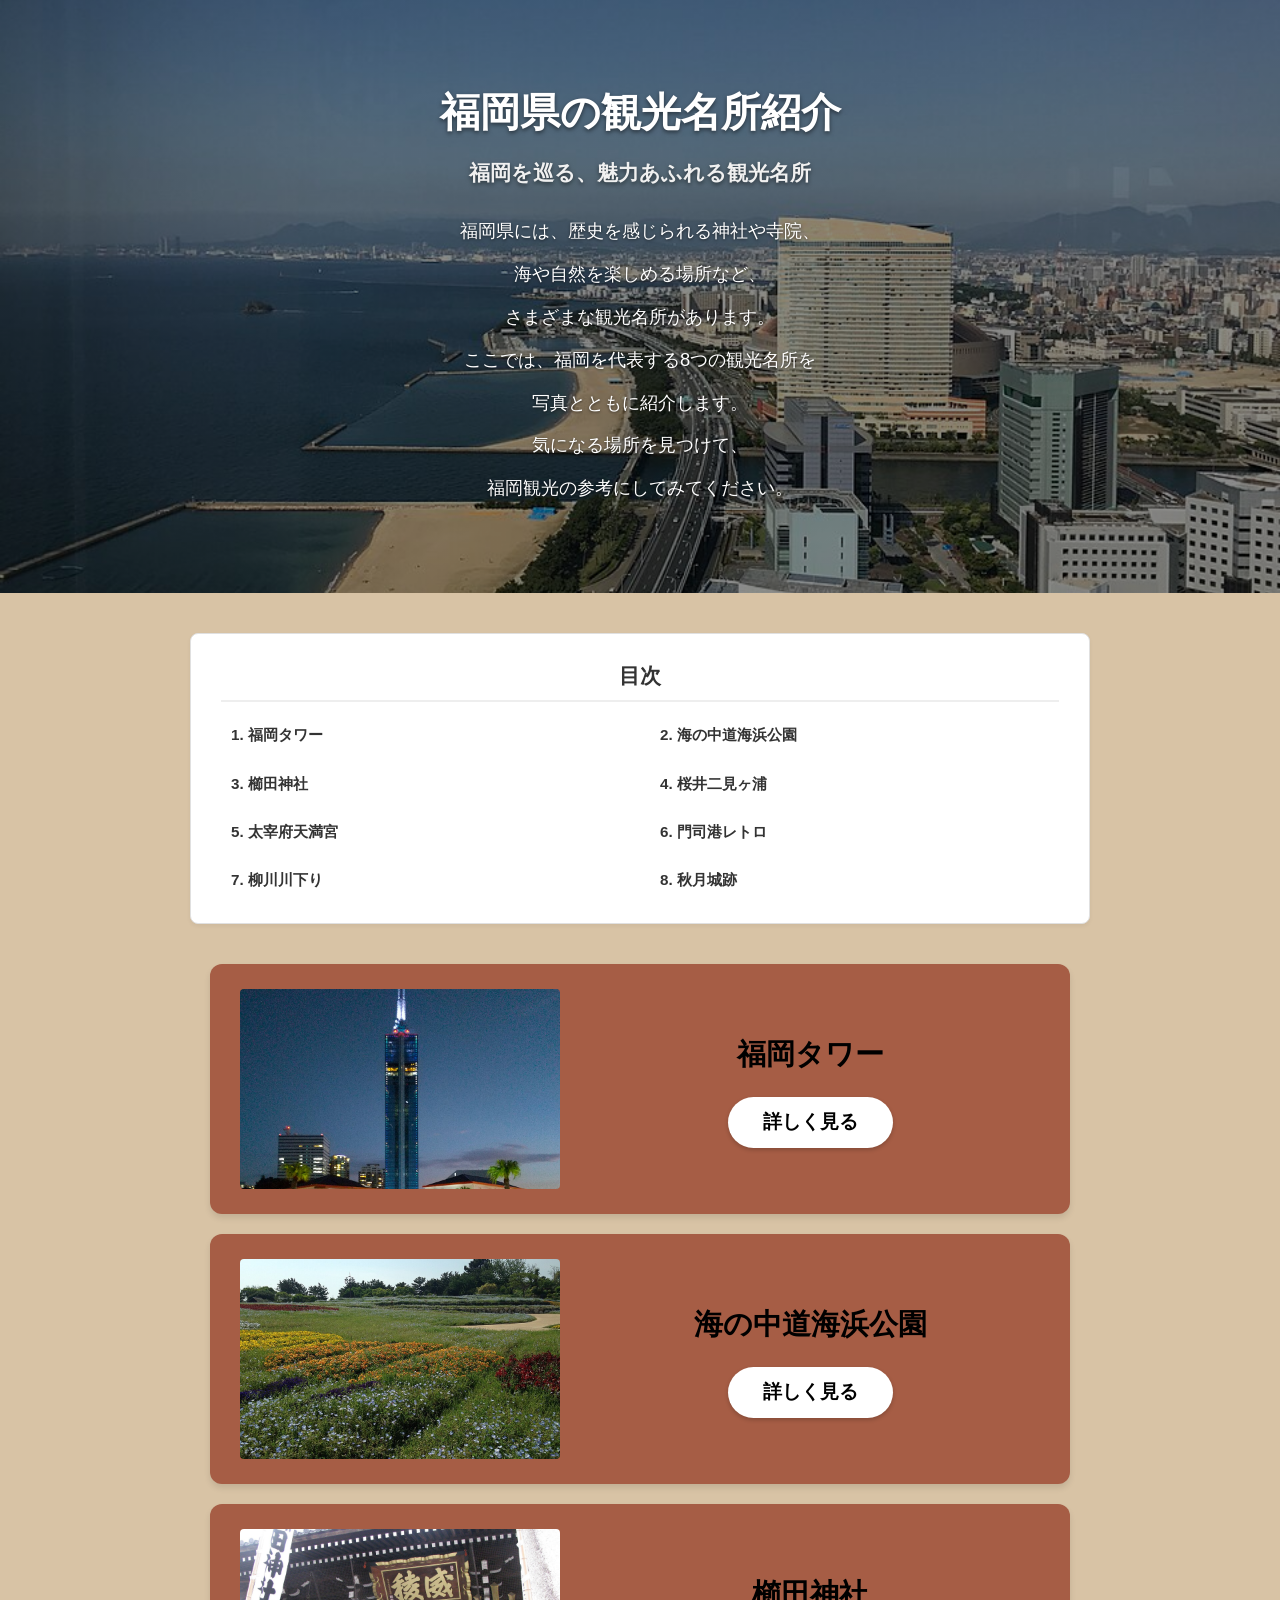
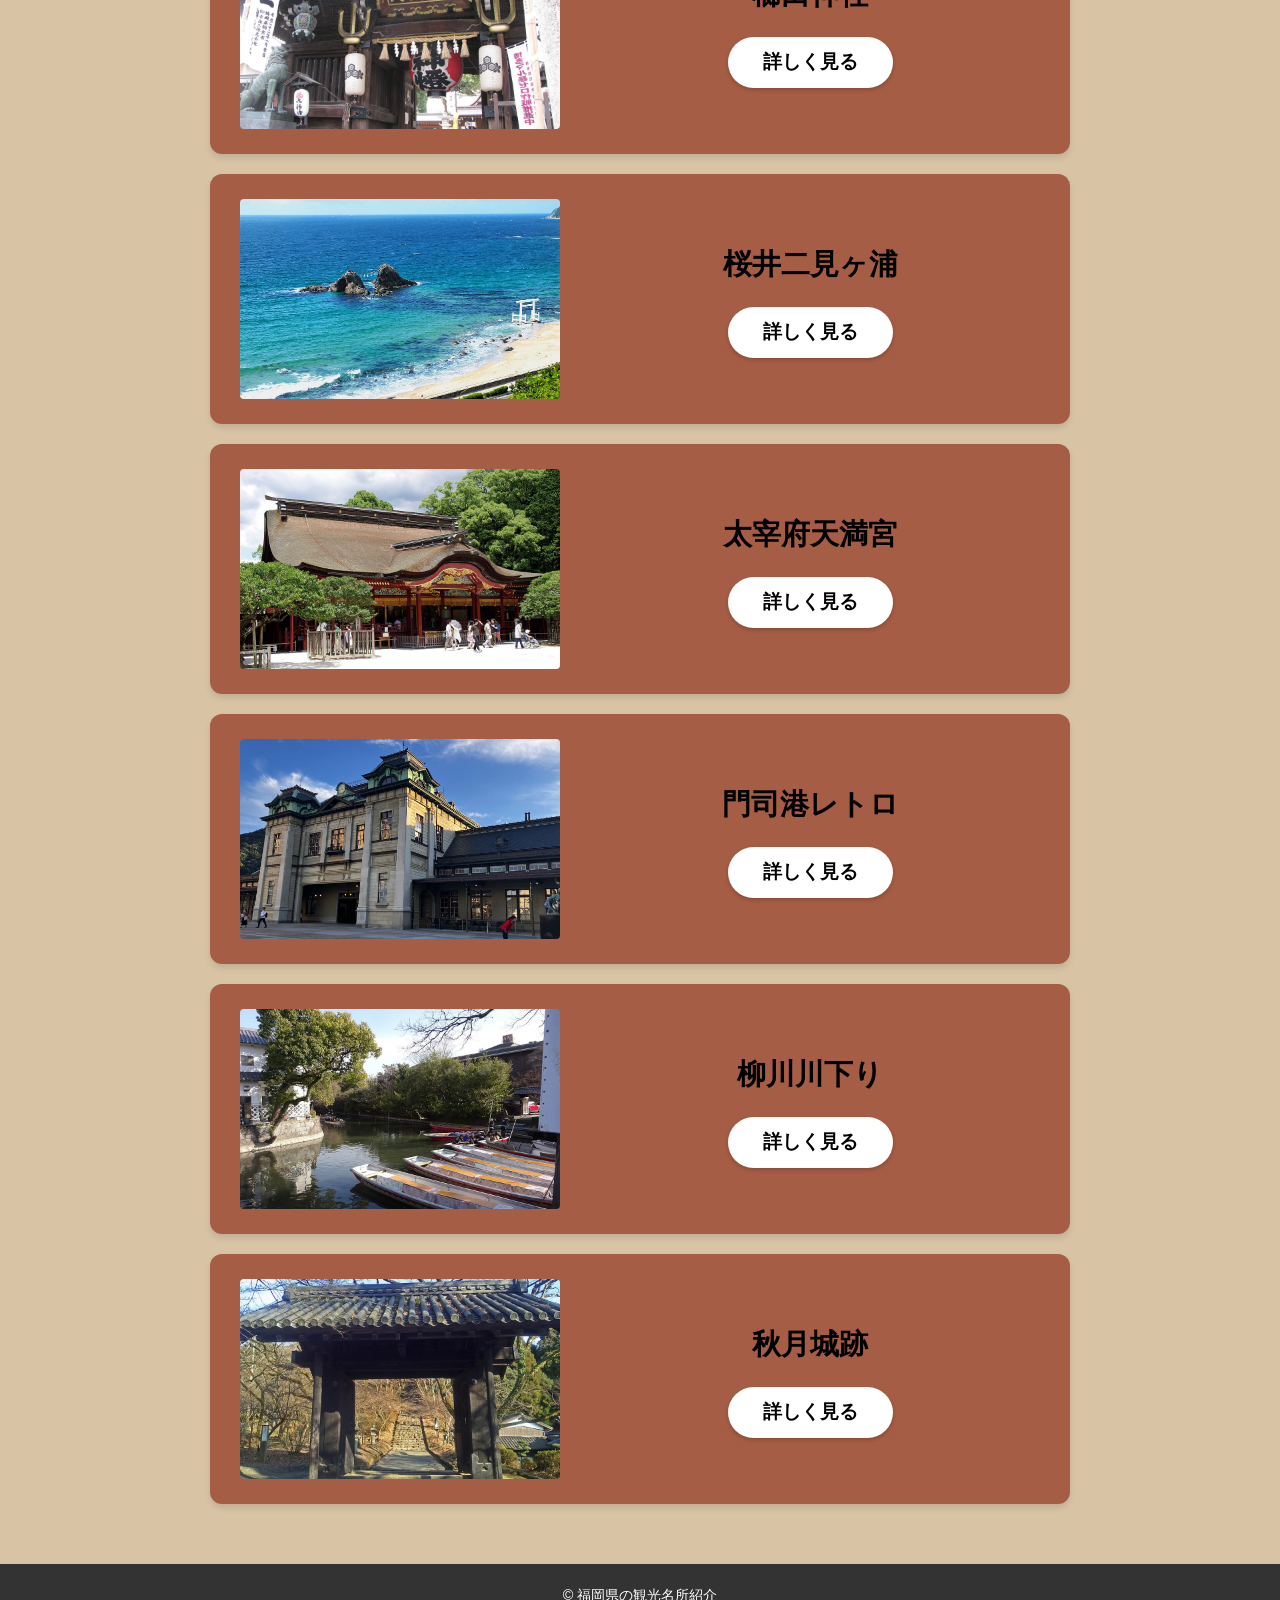
<file: index.html>
<!DOCTYPE html>
<html lang="ja">
<head>
  <meta charset="UTF-8">
  <meta name="viewport" content="width=device-width, initial-scale=1.0">
  <title>福岡県の観光名所紹介</title>
  <link rel="stylesheet" href="style.css">
</head>
<body>

  <header class="hero">
    <div class="container">
      <h1 class="main-title">福岡県の観光名所紹介</h1>
      <p class="subtitle">福岡を巡る、魅力あふれる観光名所</p>
      <div class="description">
        <p>福岡県には、歴史を感じられる神社や寺院、</p>
        <p>海や自然を楽しめる場所など、</p>
        <p>さまざまな観光名所があります。</p>
        <p>ここでは、福岡を代表する8つの観光名所を</p>
        <p>写真とともに紹介します。</p>
        <p>気になる場所を見つけて、</p>
        <p>福岡観光の参考にしてみてください。</p>
      </div>
    </div>
  </header>

  <!-- 目次セクションを追加 -->
  <nav class="toc-container container">
    <h2 class="toc-title">目次</h2>
    <ul class="toc-list">
      <li><a href="#spot1">1. 福岡タワー</a></li>
      <li><a href="#spot2">2. 海の中道海浜公園</a></li>
      <li><a href="#spot3">3. 櫛田神社</a></li>
      <li><a href="#spot4">4. 桜井二見ヶ浦</a></li>
      <li><a href="#spot5">5. 太宰府天満宮</a></li>
      <li><a href="#spot6">6. 門司港レトロ</a></li>
      <li><a href="#spot7">7. 柳川川下り</a></li>
      <li><a href="#spot8">8. 秋月城跡</a></li>
    </ul>
  </nav>

  <main class="container">
    <section class="spot-list">

      <!-- 1. 福岡タワー (id="spot1"を追加) -->
      <article id="spot1" class="spot-card">
        <div class="spot-image">
          <img src="images/tower2.jpg" alt="福岡タワー">
        </div>
        <div class="spot-info">
          <h2>福岡タワー</h2>
          <a href="./fukuoka tower.html" class="btn-detail">詳しく見る</a>
        </div>
      </article>

      <!-- 2. 海の中道海浜公園 (id="spot2"を追加) -->
      <article id="spot2" class="spot-card">
        <div class="spot-image">
          <img src="images/uminonakamichi_seaside_park1.JPG" alt="海の中道海浜公園">
        </div>
        <div class="spot-info">
          <h2>海の中道海浜公園</h2>
          <a href="./uminonakamichi.html" class="btn-detail">詳しく見る</a>
        </div>
      </article>

      <!-- 3. 櫛田神社 (id="spot3"を追加) -->
      <article id="spot3" class="spot-card">
        <div class="spot-image">
          <img src="images/kushida_shrine1.jpg" alt="櫛田神社">
        </div>
        <div class="spot-info">
          <h2>櫛田神社</h2>
          <a href="./kushida-shrine.html" class="btn-detail">詳しく見る</a>
        </div>
      </article>

      <!-- 4. 桜井二見ヶ浦 (id="spot4"を追加) -->
      <article id="spot4" class="spot-card">
        <div class="spot-image">
          <img src="images/sakurai_futamigaura1.jpg" alt="桜井二見ヶ浦">
        </div>
        <div class="spot-info">
          <h2>桜井二見ヶ浦</h2>
          <a href="./sakurai_futamigaura.html" class="btn-detail">詳しく見る</a>
        </div>
      </article>

      <!-- 5. 太宰府天満宮 (id="spot5"を追加) -->
      <article id="spot5" class="spot-card">
        <div class="spot-image">
          <img src="images/dazaifu_tenmangu_shrine1.jpg" alt="太宰府天満宮">
        </div>
        <div class="spot-info">
          <h2>太宰府天満宮</h2>
          <a href="./dazaifu_tenmangu.html" class="btn-detail">詳しく見る</a>
        </div>
      </article>

      <!-- 6. 門司港レトロ (id="spot6"を追加) -->
      <article id="spot6" class="spot-card">
        <div class="spot-image">
          <img src="images/mojiko_retro3.jpg" alt="門司港レトロ">
        </div>
        <div class="spot-info">
          <h2>門司港レトロ</h2>
          <a href="./mojiko_retro.html" class="btn-detail">詳しく見る</a>
        </div>
      </article>

      <!-- 7. 柳川川下り (id="spot7"を追加) -->
      <article id="spot7" class="spot-card">
        <div class="spot-image">
          <img src="images/yanagawa_river_cruise1.jpg" alt="柳川川下り">
        </div>
        <div class="spot-info">
          <h2>柳川川下り</h2>
          <a href="./yanagawa_river.html" class="btn-detail">詳しく見る</a>
        </div>
      </article>

      <!-- 8. 秋月城跡 (id="spot8"を追加) -->
      <article id="spot8" class="spot-card">
        <div class="spot-image">
          <img src="images/akizuki_castle_ruins2.jpg" alt="秋月城跡">
        </div>
        <div class="spot-info">
          <h2>秋月城跡</h2>
          <a href="./akizuki_castle.html" class="btn-detail">詳しく見る</a>
        </div>
      </article>

    </section>
  </main>

  <footer>
    <p>&copy; 福岡県の観光名所紹介</p>
  </footer>

</body>
</html>
</file>
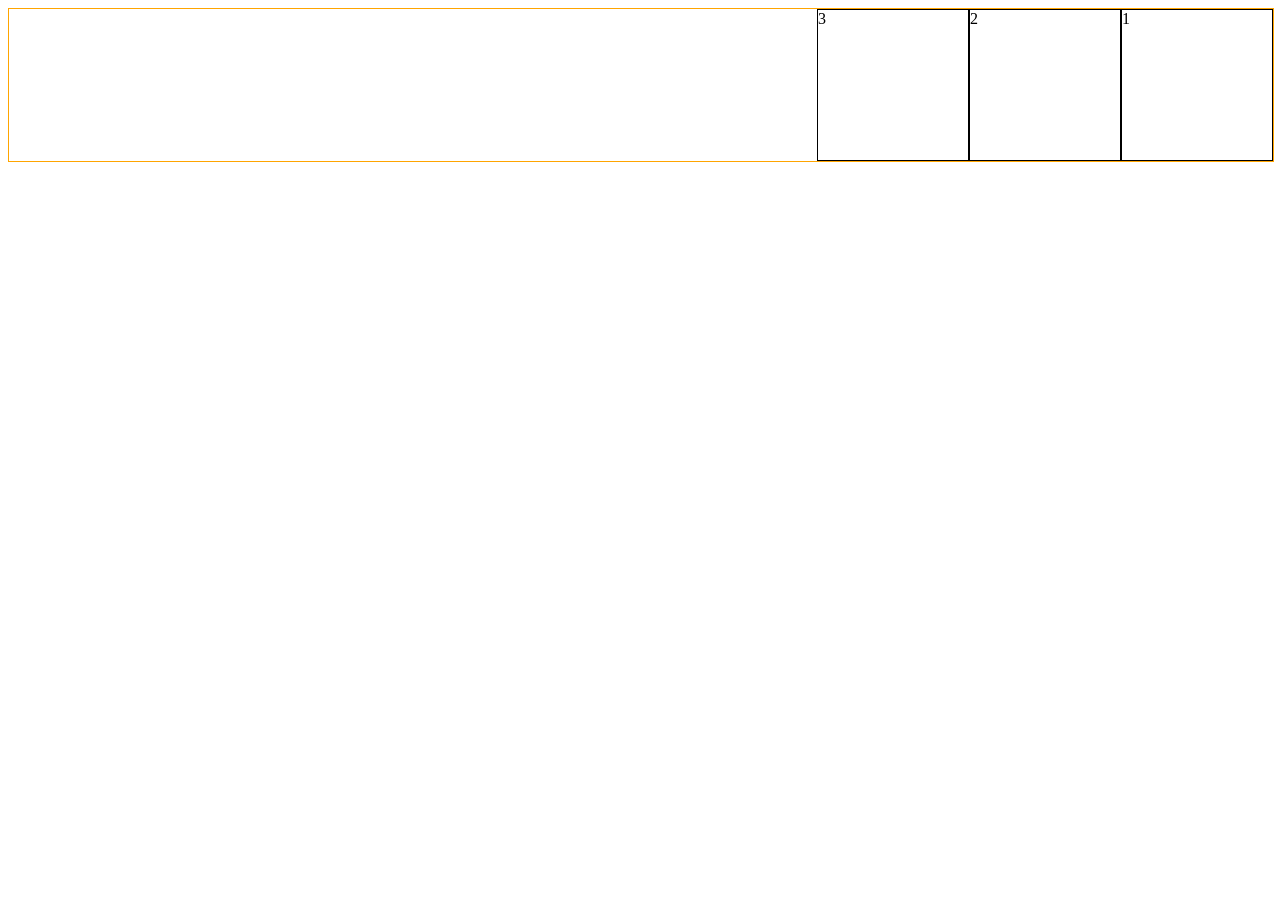
<file: HTMLCSSの学習/index.html>
<!DOCTYPE html>
<html lang="en">
<head>
    <meta charset="UTF-8">
    <meta name="viewport" content="width=device-width, initial-scale=1.0">
    <title>Document</title>
    <style>
        
     .block1 {
        width: 150px;
        height: 150px;
        border: solid 1px black;
     }
     .container{
        width: 100%;
        border: solid 1px  orange ;
        display: flex;
        /* 右から並べる */
        flex-direction: row-reverse;
     }
    </style>
</head>
<body>

    <main>
        <div class="container">
            <div class="block1">1</div>
            <div class="block1">2</div>
            <div class="block1">3</div>
        </div>
    </main>
</body>
</html>
</file>
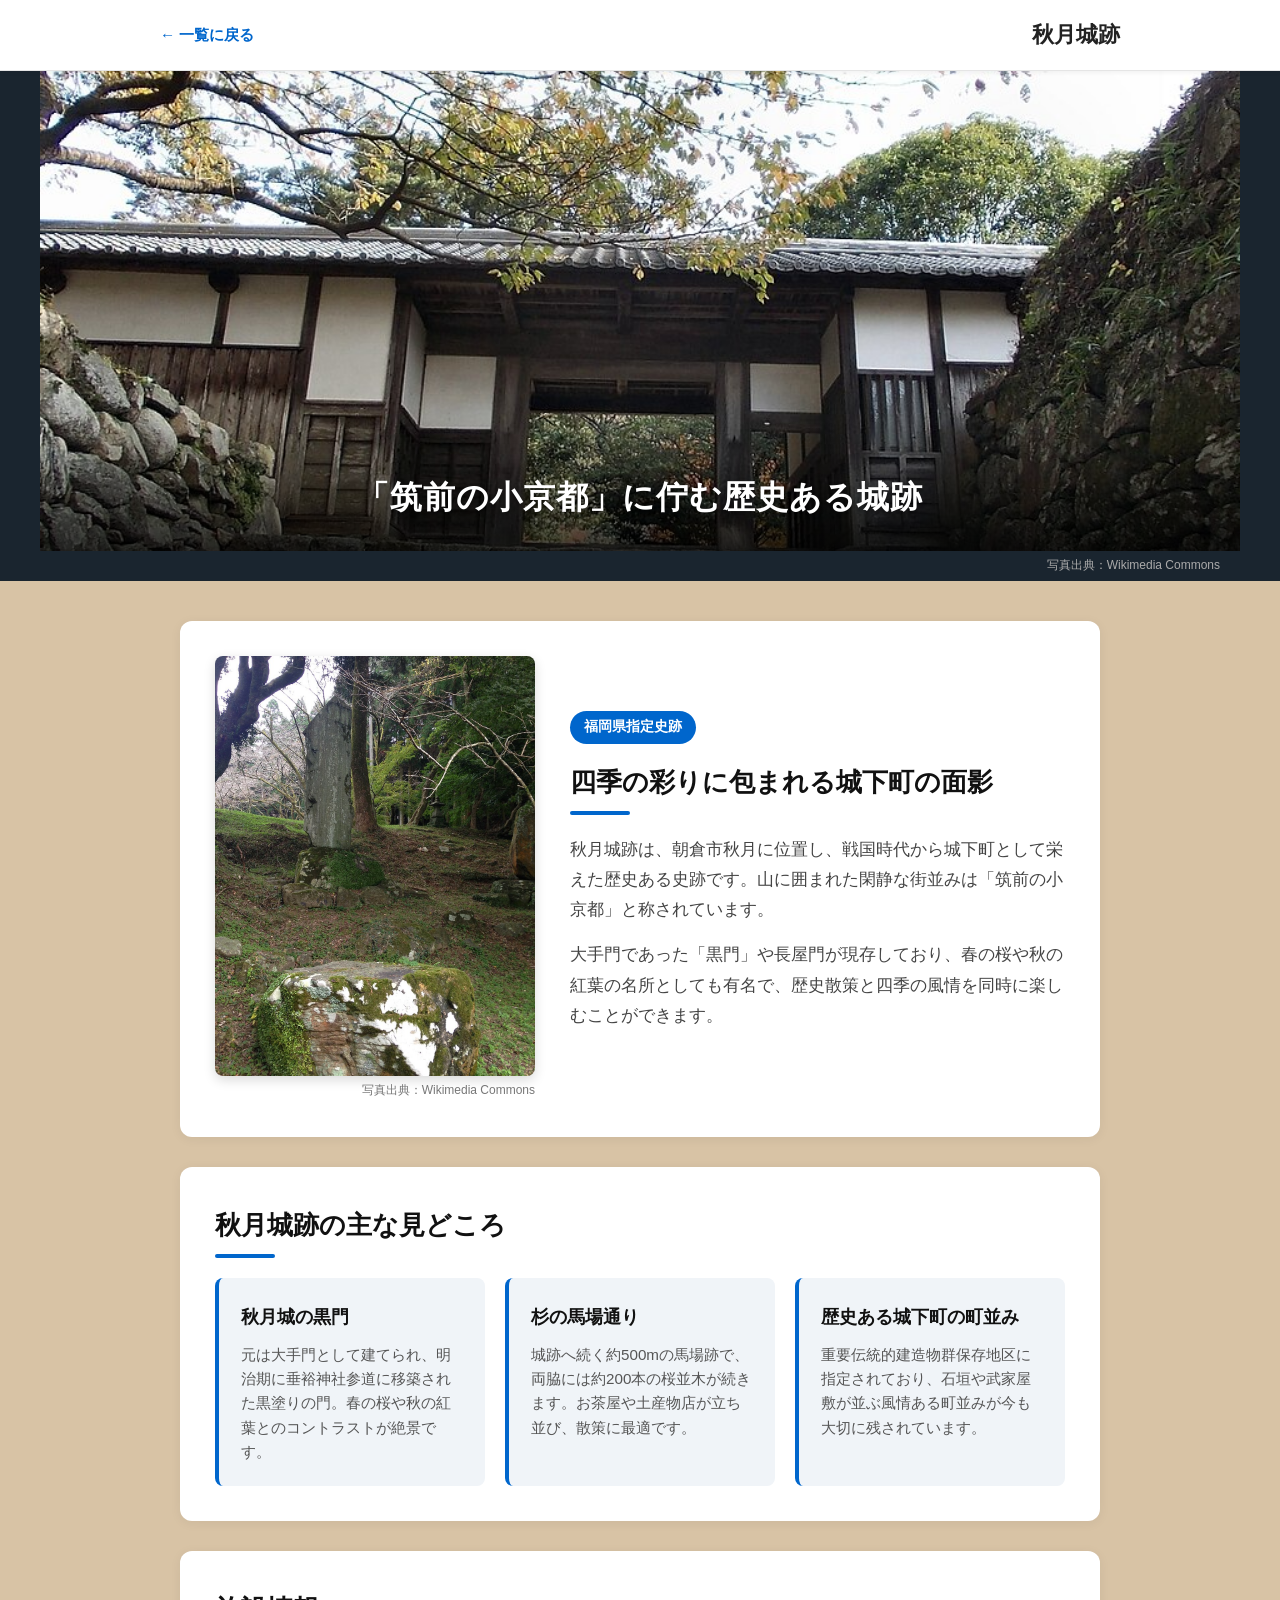
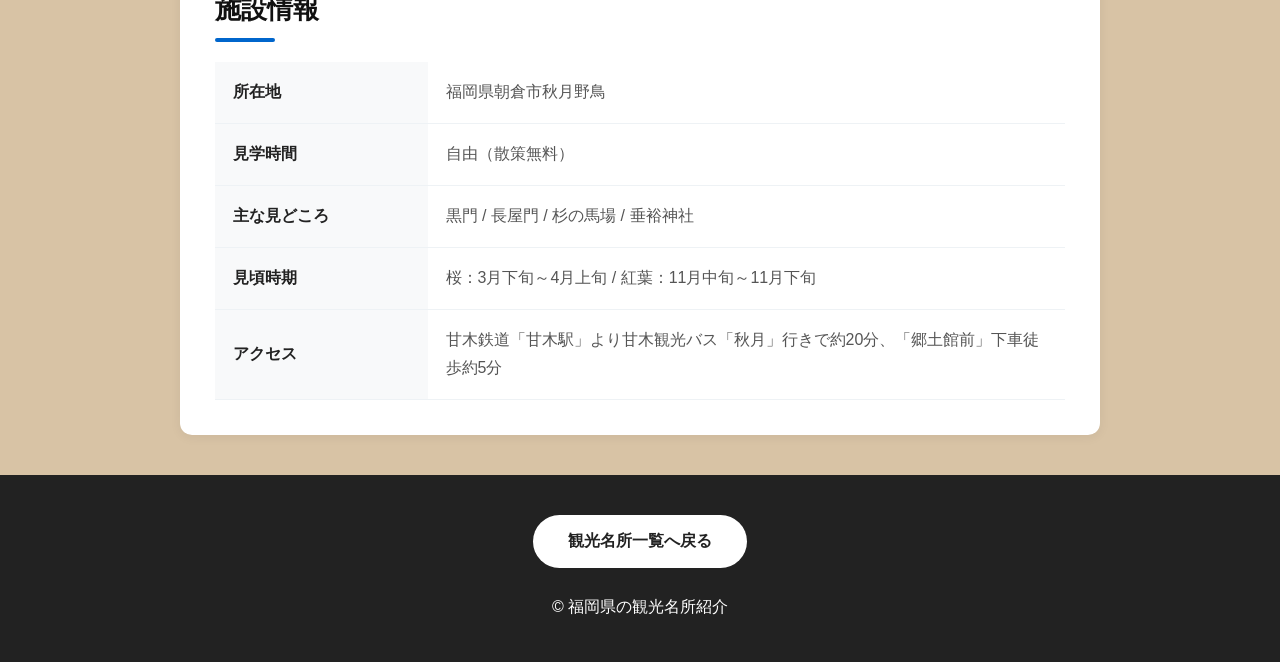
<file: akizuki_castle.html>
<!DOCTYPE html>
<html lang="ja">
<head>
  <meta charset="UTF-8">
  <meta name="viewport" content="width=device-width, initial-scale=1.0">
  <title>秋月城跡の魅力を徹底解説 | 福岡観光ガイド</title>
  <!-- 外部CSSファイルの読み込み -->
  <link rel="stylesheet" href="akizuki_castle.css">
</head>
<body>

  <!-- ナビゲーションヘッダー -->
  <header class="header">
    <div class="header-container">
      <a href="index.html" class="back-link">← 一覧に戻る</a>
      <h1 class="header-title">秋月城跡</h1>
    </div>
  </header>

  <!-- メインビジュアル：秋月城跡 黒門（akizuki1.jpg） -->
  <section class="hero-section">
    <div class="hero-image-wrapper">
      <img src="images/akizuki_castle_ruins1.jpg" alt="秋月城跡の象徴である黒門" class="hero-img">
      <div class="hero-overlay">
        <h2>「筑前の小京都」に佇む歴史ある城跡</h2>
      </div>
    </div>
    <p class="image-caption">写真出典：Wikimedia Commons</p>
  </section>

  <!-- メインコンテンツ -->
  <main class="main-container">

    <!-- 基本情報＆概要：石垣・石碑（akizuki2.jpg） -->
    <section class="content-section feature-grid">
      <div class="feature-image">
        <img src="images/akizuki_castle_ruins3.jpg" alt="秋月城跡の石垣と歴史を伝える石碑">
        <p class="image-caption">写真出典：Wikimedia Commons</p>
      </div>
      <div class="feature-text">
        <span class="badge">福岡県指定史跡</span>
        <h2>四季の彩りに包まれる城下町の面影</h2>
        <p>
          秋月城跡は、朝倉市秋月に位置し、戦国時代から城下町として栄えた歴史ある史跡です。山に囲まれた閑静な街並みは「筑前の小京都」と称されています。
        </p>
        <p>
          大手門であった「黒門」や長屋門が現存しており、春の桜や秋の紅葉の名所としても有名で、歴史散策と四季の風情を同時に楽しむことができます。
        </p>
      </div>
    </section>

    <!-- 見どころカード -->
    <section class="content-section">
      <h2>秋月城跡の主な見どころ</h2>
      <div class="cards-grid">
        <div class="card">
          <h3>秋月城の黒門</h3>
          <p>元は大手門として建てられ、明治期に垂裕神社参道に移築された黒塗りの門。春の桜や秋の紅葉とのコントラストが絶景です。</p>
        </div>
        <div class="card">
          <h3>杉の馬場通り</h3>
          <p>城跡へ続く約500mの馬場跡で、両脇には約200本の桜並木が続きます。お茶屋や土産物店が立ち並び、散策に最適です。</p>
        </div>
        <div class="card">
          <h3>歴史ある城下町の町並み</h3>
          <p>重要伝統的建造物群保存地区に指定されており、石垣や武家屋敷が並ぶ風情ある町並みが今も大切に残されています。</p>
        </div>
      </div>
    </section>

    <!-- 施設概要 -->
    <section class="content-section">
      <h2>施設情報</h2>
      <table class="info-table">
        <tr>
          <th>所在地</th>
          <td>福岡県朝倉市秋月野鳥</td>
        </tr>
        <tr>
          <th>見学時間</th>
          <td>自由（散策無料）</td>
        </tr>
        <tr>
          <th>主な見どころ</th>
          <td>黒門 / 長屋門 / 杉の馬場 / 垂裕神社</td>
        </tr>
        <tr>
          <th>見頃時期</th>
          <td>桜：3月下旬～4月上旬 / 紅葉：11月中旬～11月下旬</td>
        </tr>
        <tr>
          <th>アクセス</th>
          <td>甘木鉄道「甘木駅」より甘木観光バス「秋月」行きで約20分、「郷土館前」下車徒歩約5分</td>
        </tr>
      </table>
    </section>

  </main>

  <!-- フッター -->
  <footer class="footer">
    <div class="footer-container">
      <a href="index.html" class="btn-back">観光名所一覧へ戻る</a>
      <p class="copyright">&copy; 福岡県の観光名所紹介</p>
    </div>
  </footer>

</body>
</html>
</file>
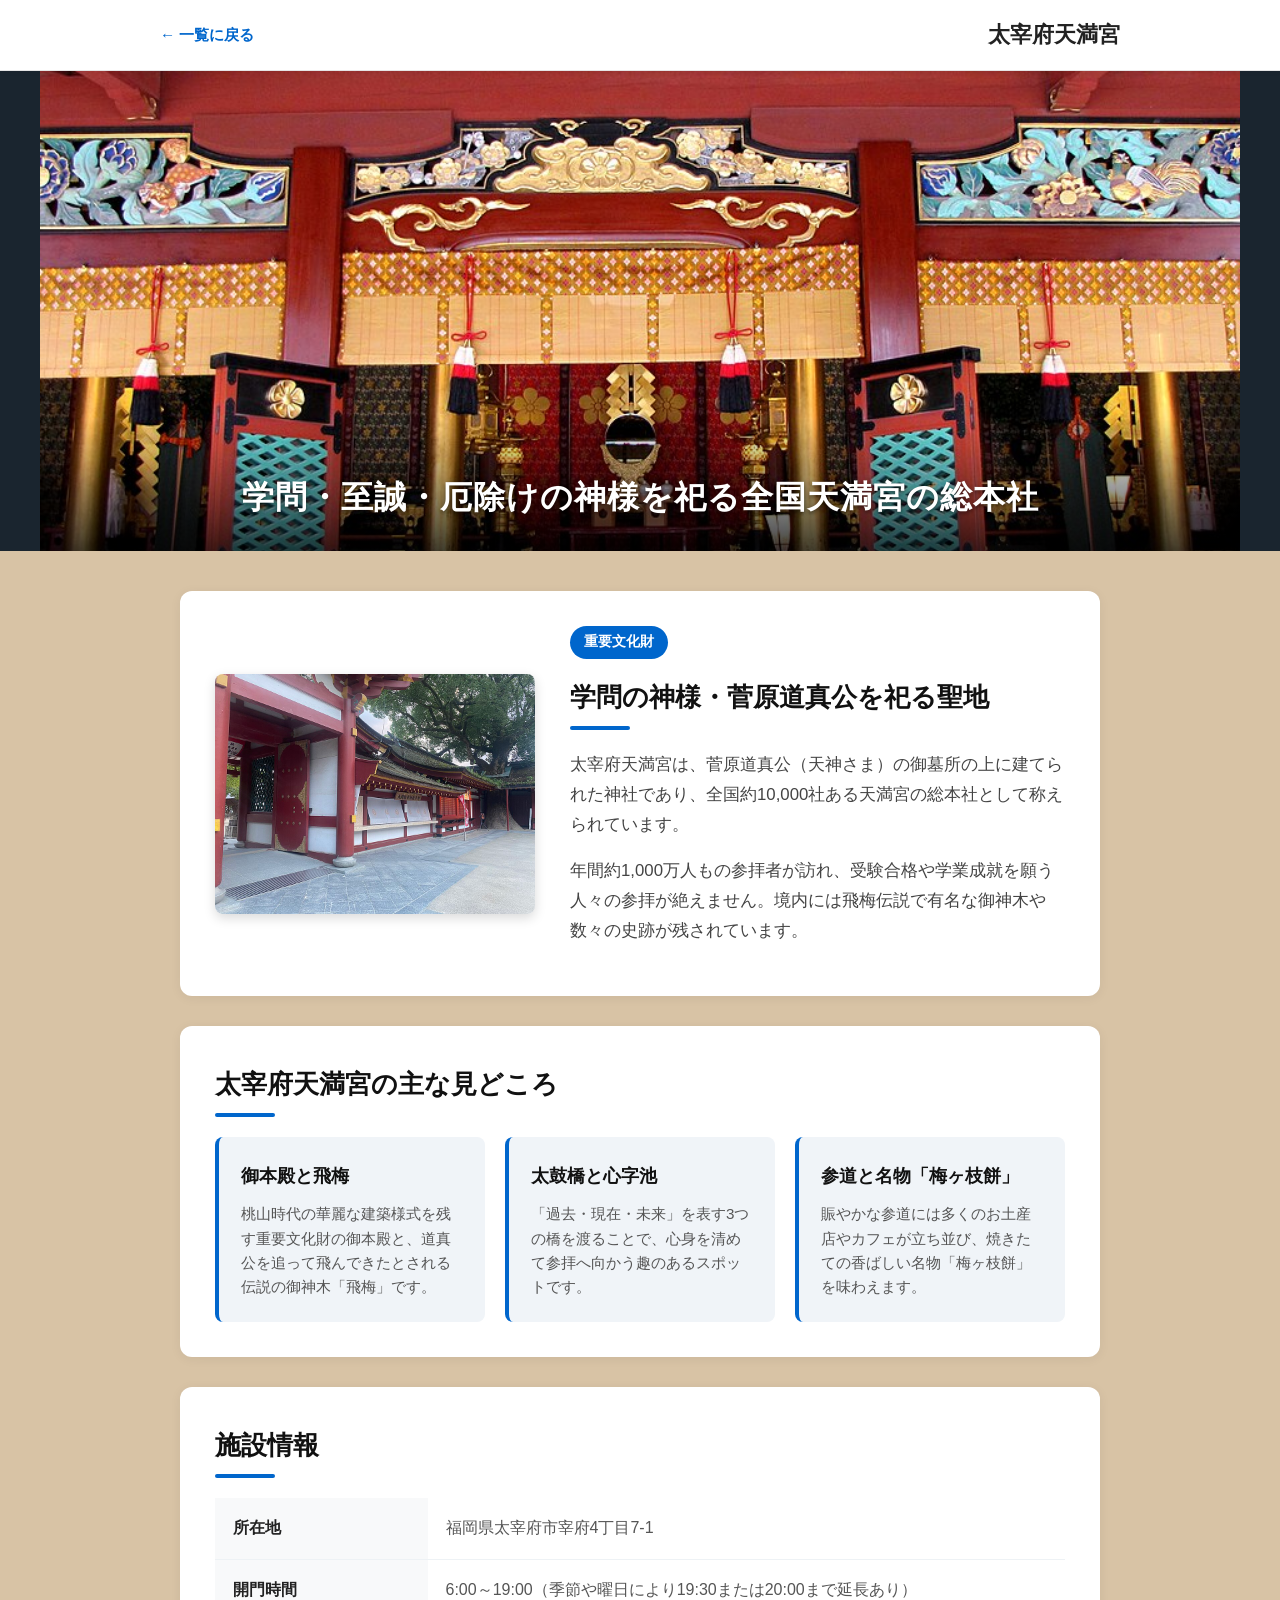
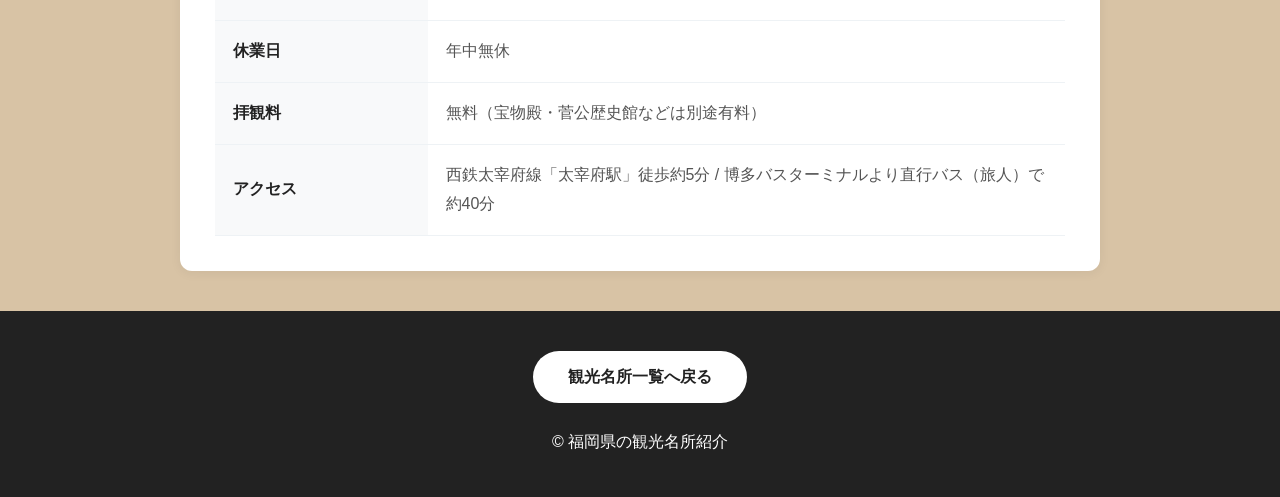
<file: dazaifu_tenmangu.html>
<!DOCTYPE html>
<html lang="ja">
<head>
  <meta charset="UTF-8">
  <meta name="viewport" content="width=device-width, initial-scale=1.0">
  <title>太宰府天満宮の魅力を徹底解説 | 福岡観光ガイド</title>
  <!-- 外部CSSファイルの読み込み -->
  <link rel="stylesheet" href="dazaifu_tenmangu.css">
</head>

<body>

  <!-- ナビゲーションヘッダー -->
  <header class="header">
    <div class="header-container">
      <a href="index.html" class="back-link">← 一覧に戻る</a>
      <h1 class="header-title">太宰府天満宮</h1>
    </div>
  </header>

  <!-- メインビジュアル：御本殿の外観（dazaifu1.jpg） -->
  <section class="hero-section">
    <div class="hero-image-wrapper">
      <img src="images/dazaifu_tenmangu_shrine3.jpg" alt="緑に囲まれた歴史ある太宰府天満宮の御本殿" class="hero-img">
      <div class="hero-overlay">
        <h2>学問・至誠・厄除けの神様を祀る全国天満宮の総本社</h2>
      </div>
    </div>
  </section>

  <!-- メインコンテンツ -->
  <main class="main-container">

    <!-- 基本情報＆概要：本殿内部の極彩色の装飾（dazaifu2.jpg） -->
    <section class="content-section feature-grid">
      <div class="feature-image">
        <img src="images/dazaifu_tenmangu_shrine2.jpg" alt="太宰府天満宮本殿の絢爛豪華な装飾">
      </div>
      <div class="feature-text">
        <span class="badge">重要文化財</span>
        <h2>学問の神様・菅原道真公を祀る聖地</h2>
        <p>
          太宰府天満宮は、菅原道真公（天神さま）の御墓所の上に建てられた神社であり、全国約10,000社ある天満宮の総本社として称えられています。
        </p>
        <p>
          年間約1,000万人もの参拝者が訪れ、受験合格や学業成就を願う人々の参拝が絶えません。境内には飛梅伝説で有名な御神木や数々の史跡が残されています。
        </p>
      </div>
    </section>

    <!-- 見どころカード -->
    <section class="content-section">
      <h2>太宰府天満宮の主な見どころ</h2>
      <div class="cards-grid">
        <div class="card">
          <h3>御本殿と飛梅</h3>
          <p>桃山時代の華麗な建築様式を残す重要文化財の御本殿と、道真公を追って飛んできたとされる伝説の御神木「飛梅」です。</p>
        </div>
        <div class="card">
          <h3>太鼓橋と心字池</h3>
          <p>「過去・現在・未来」を表す3つの橋を渡ることで、心身を清めて参拝へ向かう趣のあるスポットです。</p>
        </div>
        <div class="card">
          <h3>参道と名物「梅ヶ枝餅」</h3>
          <p>賑やかな参道には多くのお土産店やカフェが立ち並び、焼きたての香ばしい名物「梅ヶ枝餅」を味わえます。</p>
        </div>
      </div>
    </section>

    <!-- 施設概要 -->
    <section class="content-section">
      <h2>施設情報</h2>
      <table class="info-table">
        <tr>
          <th>所在地</th>
          <td>福岡県太宰府市宰府4丁目7-1</td>
        </tr>
        <tr>
          <th>開門時間</th>
          <td>6:00～19:00（季節や曜日により19:30または20:00まで延長あり）</td>
        </tr>
        <tr>
          <th>休業日</th>
          <td>年中無休</td>
        </tr>
        <tr>
          <th>拝観料</th>
          <td>無料（宝物殿・菅公歴史館などは別途有料）</td>
        </tr>
        <tr>
          <th>アクセス</th>
          <td>西鉄太宰府線「太宰府駅」徒歩約5分 / 博多バスターミナルより直行バス（旅人）で約40分</td>
        </tr>
      </table>
    </section>

  </main>

  <!-- フッター -->
  <footer class="footer">
    <div class="footer-container">
      <a href="index.html" class="btn-back">観光名所一覧へ戻る</a>
      <p class="copyright">&copy; 福岡県の観光名所紹介</p>
    </div>
  </footer>

</body>
</html>
</file>
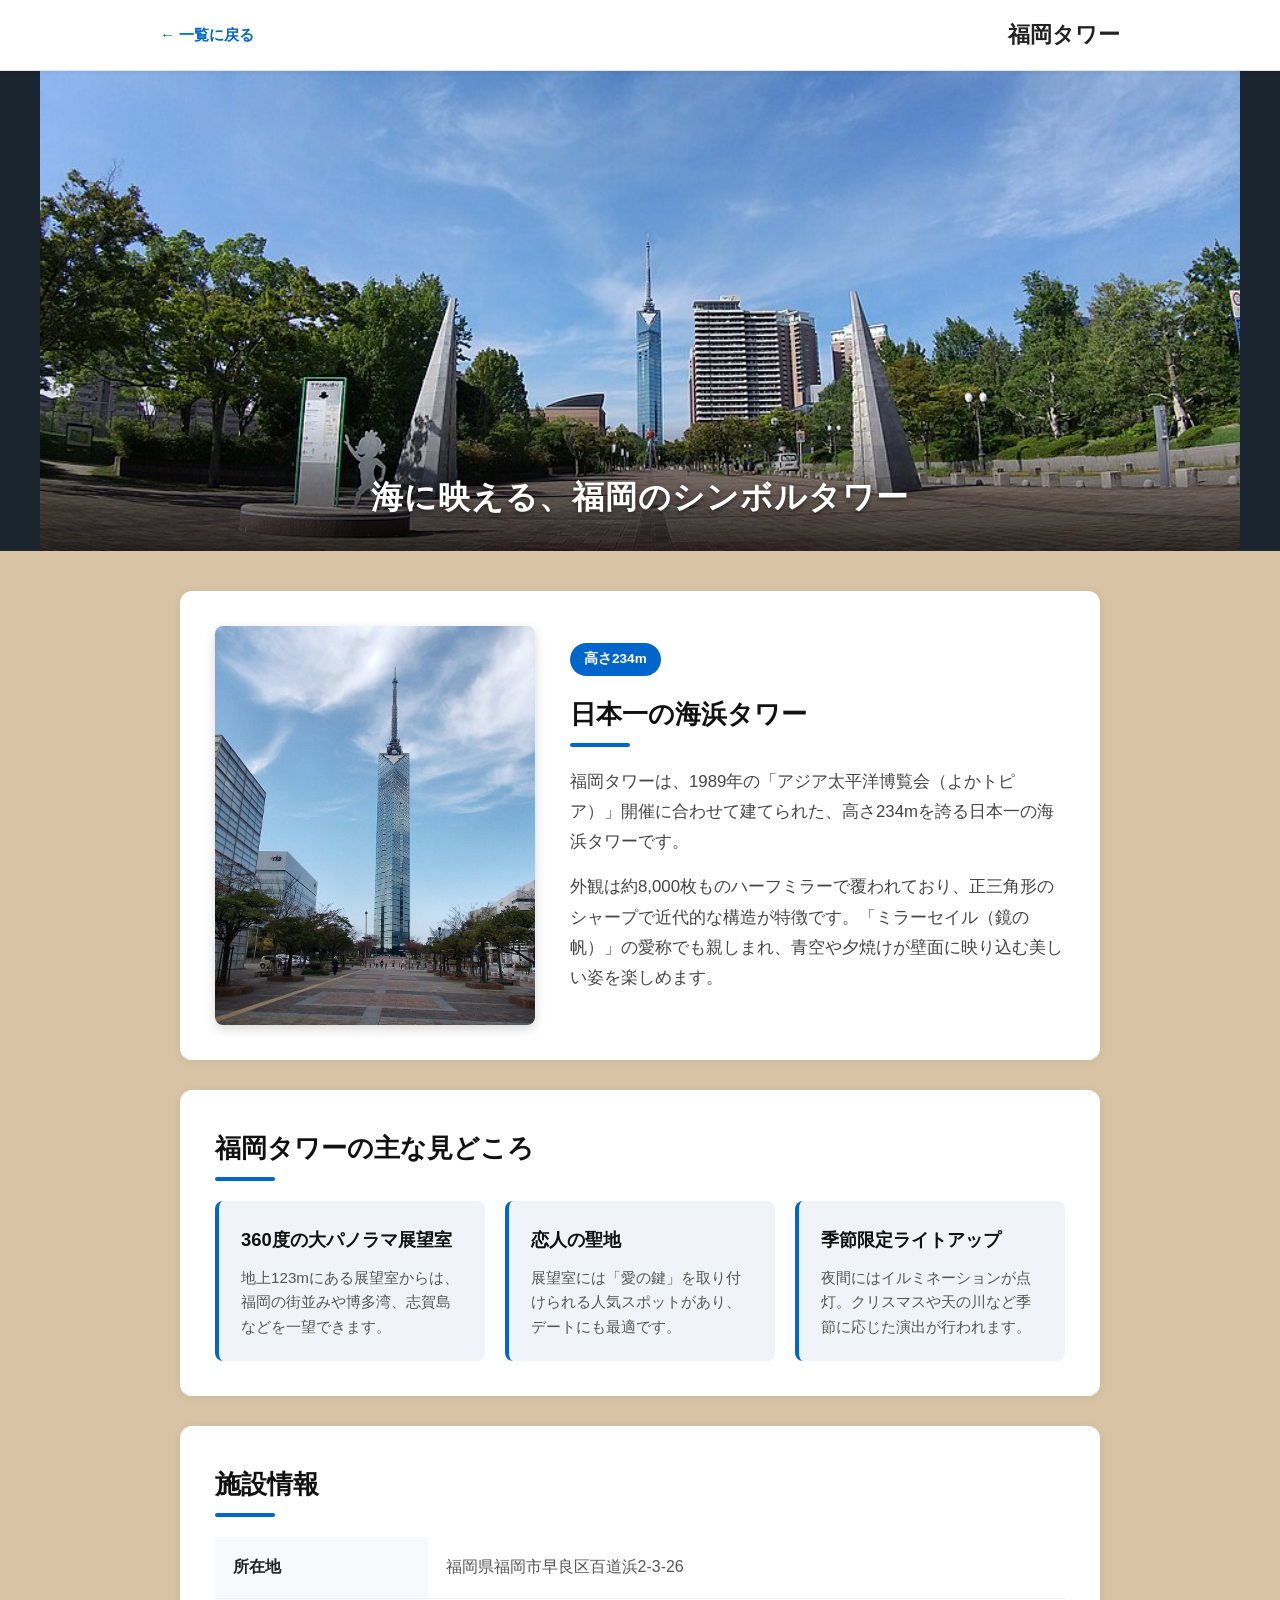
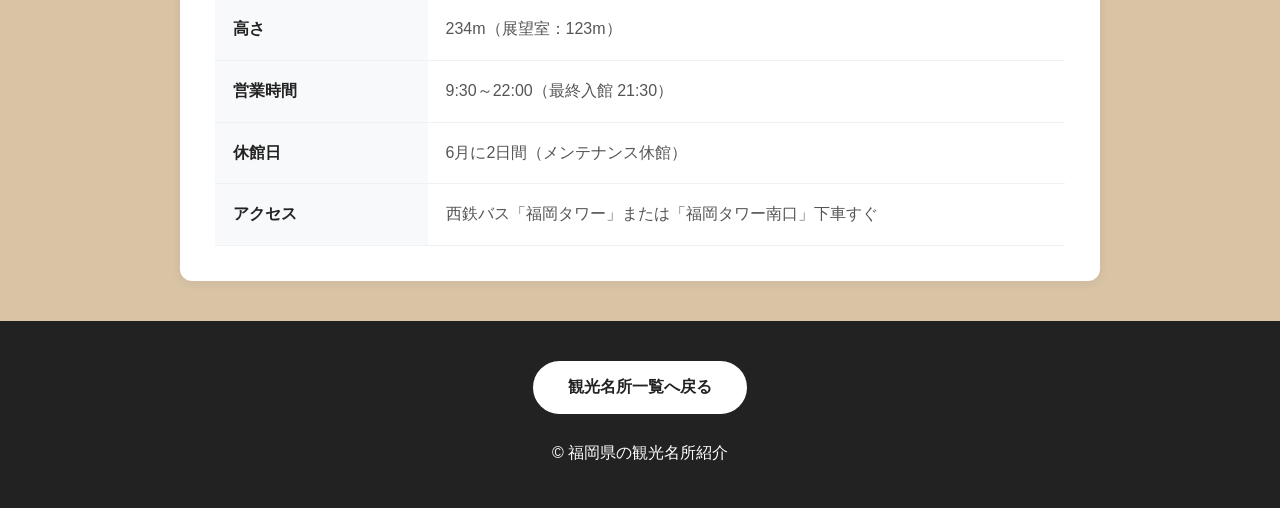
<file: fukuoka tower.html>
<!DOCTYPE html>
<html lang="ja">
<head>
  <meta charset="UTF-8">
  <meta name="viewport" content="width=device-width, initial-scale=1.0">
  <title>福岡タワーの魅力を徹底解説 | 福岡観光ガイド</title>
  <style>
    * {
      box-sizing: border-box;
      margin: 0;
      padding: 0;
    }

    body {
      font-family: "Helvetica Neue", Arial, "Hiragino Kaku Gothic ProN", "Hiragino Sans", Meiryo, sans-serif;
      color: #333333;
      background-color: #D8C3A5;
      line-height: 1.8;
    }

    .header {
      background-color: #ffffff;
      border-bottom: 1px solid #e5e5e5;
      position: sticky;
      top: 0;
      z-index: 100;
      box-shadow: 0 2px 4px rgba(0,0,0,0.05);
    }

    .header-container {
      max-width: 1000px;
      margin: 0 auto;
      padding: 15px 20px;
      display: flex;
      align-items: center;
      justify-content: space-between;
    }

    .back-link {
      color: #0066cc;
      text-decoration: none;
      font-size: 0.95rem;
      font-weight: bold;
    }

    .back-link:hover {
      text-decoration: underline;
    }

    .header-title {
      font-size: 1.4rem;
      color: #222222;
      font-weight: bold;
    }

    .hero-section {
      width: 100%;
      background-color: #1a252f;
    }

    .hero-image-wrapper {
      position: relative;
      max-width: 1200px;
      margin: 0 auto;
      max-height: 480px;
      overflow: hidden;
    }

    .hero-img {
      width: 100%;
      height: 480px;
      object-fit: cover;
      display: block;
    }

    .hero-overlay {
      position: absolute;
      bottom: 0;
      left: 0;
      right: 0;
      background: linear-gradient(transparent, rgba(0, 0, 0, 0.75));
      color: #ffffff;
      padding: 50px 20px 25px;
      text-align: center;
    }

    .hero-overlay h2 {
      font-size: 2rem;
      font-weight: bold;
      letter-spacing: 1px;
      text-shadow: 0 2px 4px rgba(0, 0, 0, 0.5);
    }

    .main-container {
      max-width: 960px;
      margin: 40px auto;
      padding: 0 20px;
    }

    .content-section {
      background: #ffffff;
      border-radius: 12px;
      padding: 35px;
      margin-bottom: 30px;
      box-shadow: 0 2px 12px rgba(0, 0, 0, 0.06);
    }

    .content-section h2 {
      font-size: 1.6rem;
      color: #111111;
      margin-bottom: 20px;
      position: relative;
      padding-bottom: 10px;
    }

    .content-section h2::after {
      content: "";
      position: absolute;
      bottom: 0;
      left: 0;
      width: 60px;
      height: 4px;
      background-color: #0066cc;
      border-radius: 2px;
    }

    .feature-grid {
      display: grid;
      grid-template-columns: 320px 1fr;
      gap: 35px;
      align-items: center;
    }

    .feature-image img {
      width: 100%;
      height: auto;
      max-height: 420px;
      object-fit: cover;
      border-radius: 8px;
      box-shadow: 0 4px 12px rgba(0, 0, 0, 0.15);
      display: block;
    }

    .feature-text .badge {
      display: inline-block;
      background-color: #0066cc;
      color: #ffffff;
      font-size: 0.85rem;
      font-weight: bold;
      padding: 4px 14px;
      border-radius: 20px;
      margin-bottom: 15px;
    }

    .feature-text p {
      margin-bottom: 15px;
      color: #444444;
      font-size: 1.05rem;
    }

    .cards-grid {
      display: grid;
      grid-template-columns: repeat(3, 1fr);
      gap: 20px;
      margin-top: 20px;
    }

    .card {
      background-color: #f0f4f8;
      padding: 22px;
      border-radius: 8px;
      border-left: 4px solid #0066cc;
    }

    .card h3 {
      font-size: 1.15rem;
      margin-bottom: 10px;
      color: #111111;
    }

    .card p {
      font-size: 0.95rem;
      color: #555555;
      line-height: 1.6;
    }

    .info-table {
      width: 100%;
      border-collapse: collapse;
      margin-top: 15px;
    }

    .info-table th,
    .info-table td {
      padding: 16px 18px;
      border-bottom: 1px solid #eef2f5;
      text-align: left;
    }

    .info-table th {
      width: 25%;
      background-color: #f8f9fa;
      color: #222222;
      font-weight: bold;
    }

    .info-table td {
      color: #555555;
    }

    .footer {
      background-color: #222222;
      color: #ffffff;
      padding: 40px 20px;
      text-align: center;
    }

    .btn-back {
      display: inline-block;
      background-color: #ffffff;
      color: #222222;
      padding: 12px 35px;
      border-radius: 30px;
      text-decoration: none;
      font-weight: bold;
      margin-bottom: 25px;
    }

    @media (max-width: 768px) {
      .hero-img {
        height: 280px;
      }

      .hero-overlay h2 {
        font-size: 1.4rem;
      }

      .feature-grid {
        grid-template-columns: 1fr;
      }

      .feature-image {
        max-width: 280px;
        margin: 0 auto;
      }

      .cards-grid {
        grid-template-columns: 1fr;
      }

      .info-table th,
      .info-table td {
        display: block;
        width: 100%;
      }

      .info-table th {
        background-color: transparent;
        padding-bottom: 4px;
        color: #0066cc;
      }

      .info-table td {
        padding-top: 0;
        padding-bottom: 15px;
      }
    }
  </style>
</head>
<body>

  <header class="header">
    <div class="header-container">
      <a href="index.html" class="back-link">← 一覧に戻る</a>
      <h1 class="header-title">福岡タワー</h1>
    </div>
  </header>

  <!-- 横長画像 -->
  <section class="hero-section">
    <div class="hero-image-wrapper">
      <img src="images/tower3.jpg" alt="百道浜エリアから望む福岡タワーの全景" class="hero-img">
      <div class="hero-overlay">
        <h2>海に映える、福岡のシンボルタワー</h2>
      </div>
    </div>
  </section>

  <main class="main-container">

    <!-- 縦長画像 -->
    <section class="content-section feature-grid">
      <div class="feature-image">
        <img src="images/tower1.jpg" alt="見上げる福岡タワーの外観">
      </div>
      <div class="feature-text">
        <span class="badge">高さ234m</span>
        <h2>日本一の海浜タワー</h2>
        <p>
          福岡タワーは、1989年の「アジア太平洋博覧会（よかトピア）」開催に合わせて建てられた、高さ234mを誇る日本一の海浜タワーです。
        </p>
        <p>
          外観は約8,000枚ものハーフミラーで覆われており、正三角形のシャープで近代的な構造が特徴です。「ミラーセイル（鏡の帆）」の愛称でも親しまれ、青空や夕焼けが壁面に映り込む美しい姿を楽しめます。
        </p>
      </div>
    </section>

    <section class="content-section">
      <h2>福岡タワーの主な見どころ</h2>
      <div class="cards-grid">
        <div class="card">
          <h3>360度の大パノラマ展望室</h3>
          <p>地上123mにある展望室からは、福岡の街並みや博多湾、志賀島などを一望できます。</p>
        </div>
        <div class="card">
          <h3>恋人の聖地</h3>
          <p>展望室には「愛の鍵」を取り付けられる人気スポットがあり、デートにも最適です。</p>
        </div>
        <div class="card">
          <h3>季節限定ライトアップ</h3>
          <p>夜間にはイルミネーションが点灯。クリスマスや天の川など季節に応じた演出が行われます。</p>
        </div>
      </div>
    </section>

    <section class="content-section">
      <h2>施設情報</h2>
      <table class="info-table">
        <tr>
          <th>所在地</th>
          <td>福岡県福岡市早良区百道浜2-3-26</td>
        </tr>
        <tr>
          <th>高さ</th>
          <td>234m（展望室：123m）</td>
        </tr>
        <tr>
          <th>営業時間</th>
          <td>9:30～22:00（最終入館 21:30）</td>
        </tr>
        <tr>
          <th>休館日</th>
          <td>6月に2日間（メンテナンス休館）</td>
        </tr>
        <tr>
          <th>アクセス</th>
          <td>西鉄バス「福岡タワー」または「福岡タワー南口」下車すぐ</td>
        </tr>
      </table>
    </section>

  </main>

  <footer class="footer">
    <div class="footer-container">
      <a href="index.html" class="btn-back">観光名所一覧へ戻る</a>
      <p class="copyright">&copy; 福岡県の観光名所紹介</p>
    </div>
  </footer>

</body>
</html>
</file>
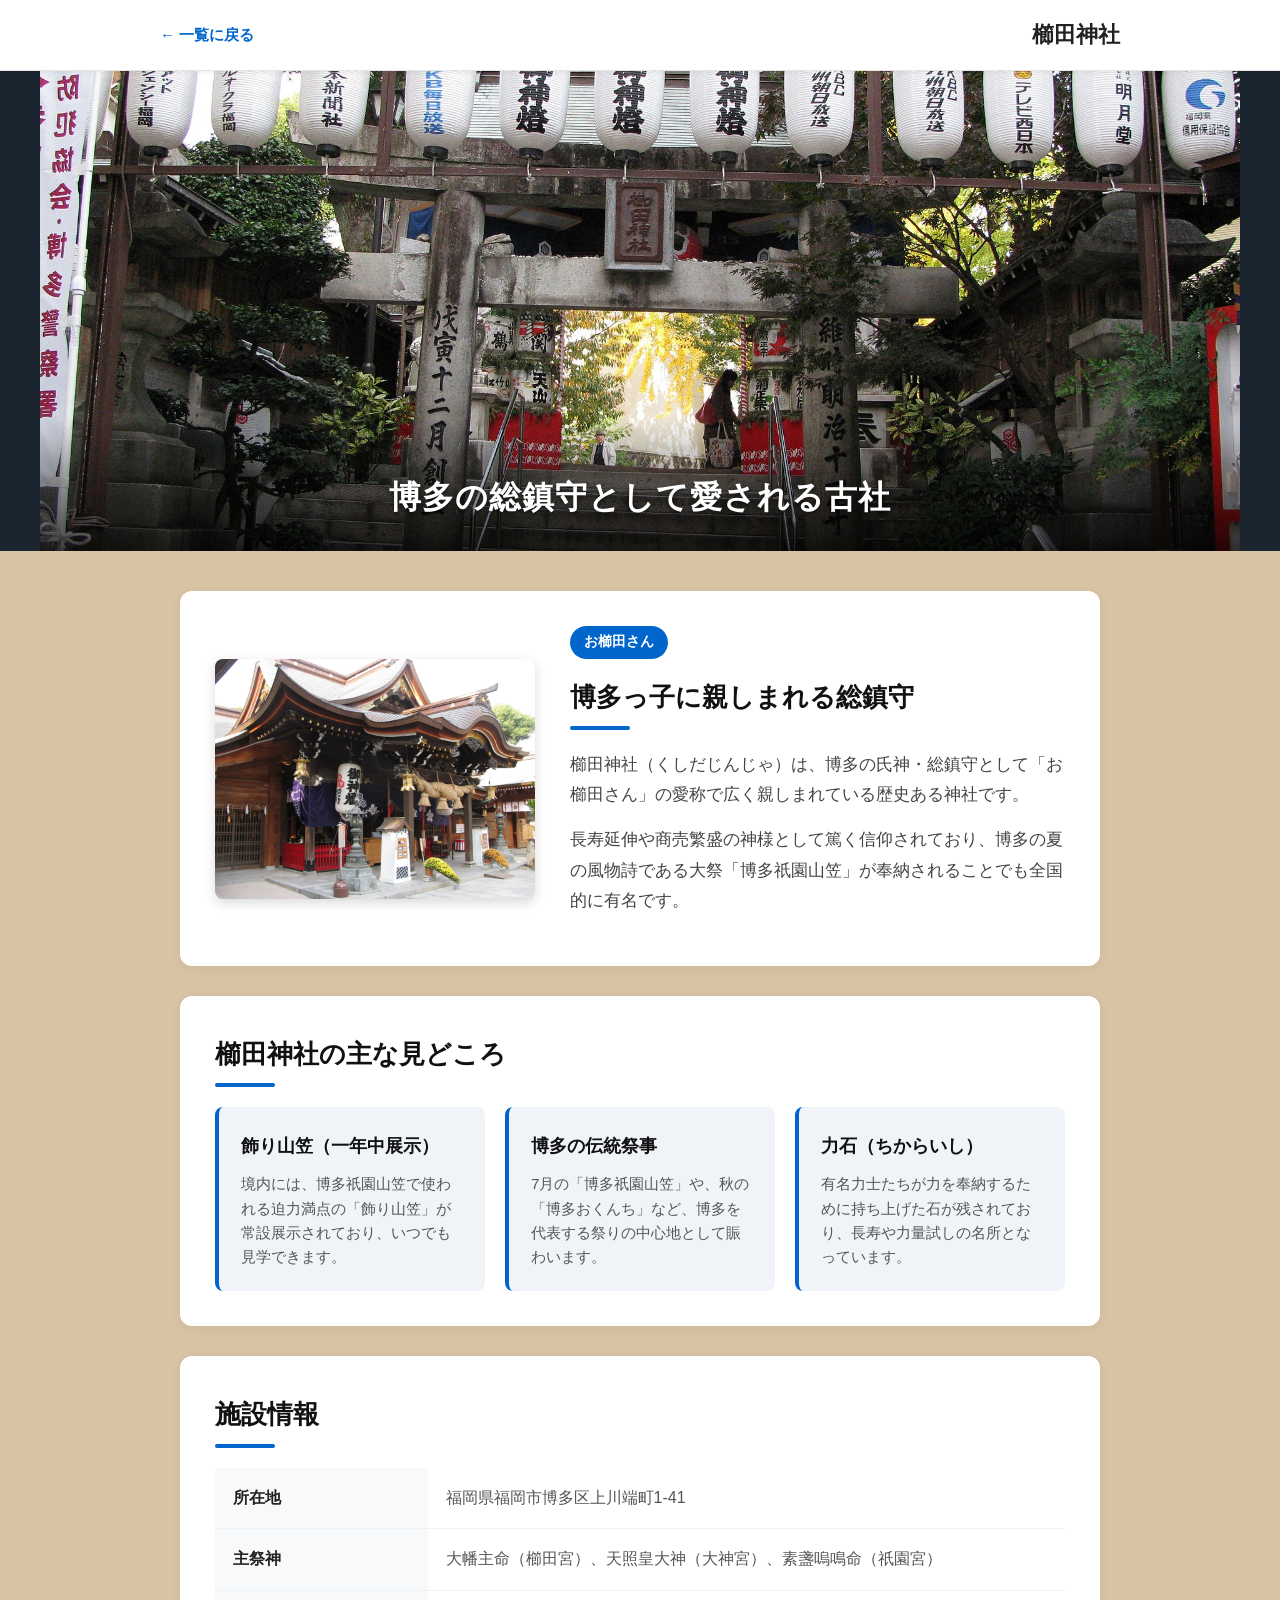
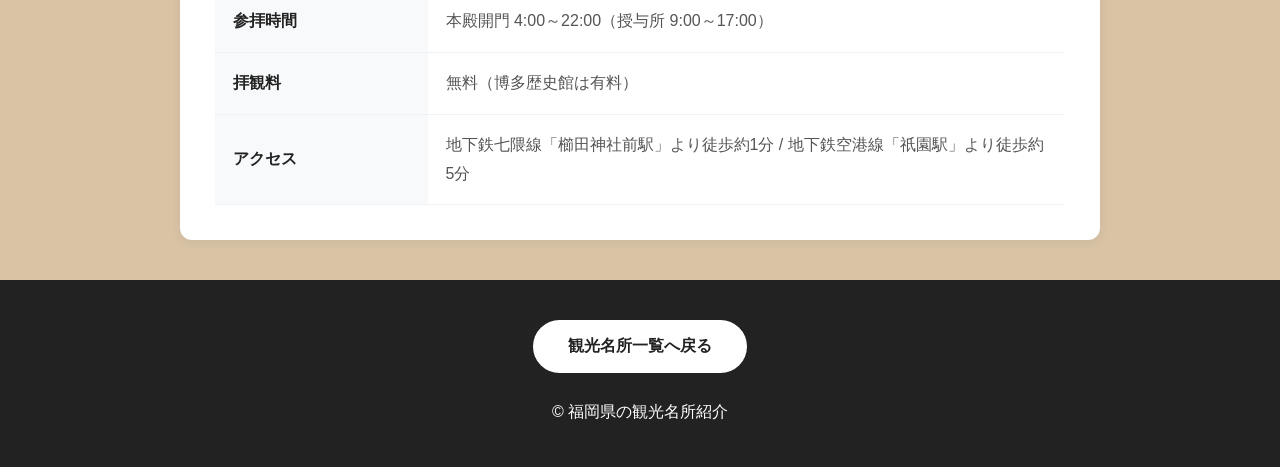
<file: kushida-shrine.html>
<!DOCTYPE html>
<html lang="ja">
<head>
  <meta charset="UTF-8">
  <meta name="viewport" content="width=device-width, initial-scale=1.0">
  <title>櫛田神社の魅力を徹底解説 | 福岡観光ガイド</title>
  <!-- 外部CSSファイルの読み込み -->
  <link rel="stylesheet" href="kushida-shrine.css">
</head>
<body>

  <!-- ナビゲーションヘッダー -->
  <header class="header">
    <div class="header-container">
      <a href="index.html" class="back-link">← 一覧に戻る</a>
      <h1 class="header-title">櫛田神社</h1>
    </div>
  </header>

  <!-- メインビジュアル：提灯と鳥居写真（kushida2.jpg） -->
  <section class="hero-section">
    <div class="hero-image-wrapper">
      <img src="images/kushida_shrine3.jpg" alt="奉納提灯が並ぶ櫛田神社の参道入口" class="hero-img">
      <div class="hero-overlay">
        <h2>博多の総鎮守として愛される古社</h2>
      </div>
    </div>
  </section>

  <!-- メインコンテンツ -->
  <main class="main-container">

    <!-- 基本情報＆概要：社殿写真（kushida1.jpg） -->
    <section class="content-section feature-grid">
      <div class="feature-image">
        <img src="images/kushida_shrine2.jpg" alt="櫛田神社の拝殿">
      </div>
      <div class="feature-text">
        <span class="badge">お櫛田さん</span>
        <h2>博多っ子に親しまれる総鎮守</h2>
        <p>
          櫛田神社（くしだじんじゃ）は、博多の氏神・総鎮守として「お櫛田さん」の愛称で広く親しまれている歴史ある神社です。
        </p>
        <p>
          長寿延伸や商売繁盛の神様として篤く信仰されており、博多の夏の風物詩である大祭「博多祇園山笠」が奉納されることでも全国的に有名です。
        </p>
      </div>
    </section>

    <!-- 見どころカード -->
    <section class="content-section">
      <h2>櫛田神社の主な見どころ</h2>
      <div class="cards-grid">
        <div class="card">
          <h3>飾り山笠（一年中展示）</h3>
          <p>境内には、博多祇園山笠で使われる迫力満点の「飾り山笠」が常設展示されており、いつでも見学できます。</p>
        </div>
        <div class="card">
          <h3>博多の伝統祭事</h3>
          <p>7月の「博多祇園山笠」や、秋の「博多おくんち」など、博多を代表する祭りの中心地として賑わいます。</p>
        </div>
        <div class="card">
          <h3>力石（ちからいし）</h3>
          <p>有名力士たちが力を奉納するために持ち上げた石が残されており、長寿や力量試しの名所となっています。</p>
        </div>
      </div>
    </section>

    <!-- 施設概要 -->
    <section class="content-section">
      <h2>施設情報</h2>
      <table class="info-table">
        <tr>
          <th>所在地</th>
          <td>福岡県福岡市博多区上川端町1-41</td>
        </tr>
        <tr>
          <th>主祭神</th>
          <td>大幡主命（櫛田宮）、天照皇大神（大神宮）、素盞嗚鳴命（祇園宮）</td>
        </tr>
        <tr>
          <th>参拝時間</th>
          <td>本殿開門 4:00～22:00（授与所 9:00～17:00）</td>
        </tr>
        <tr>
          <th>拝観料</th>
          <td>無料（博多歴史館は有料）</td>
        </tr>
        <tr>
          <th>アクセス</th>
          <td>地下鉄七隈線「櫛田神社前駅」より徒歩約1分 / 地下鉄空港線「祇園駅」より徒歩約5分</td>
        </tr>
      </table>
    </section>

  </main>

  <!-- フッター -->
  <footer class="footer">
    <div class="footer-container">
      <a href="index.html" class="btn-back">観光名所一覧へ戻る</a>
      <p class="copyright">&copy; 福岡県の観光名所紹介</p>
    </div>
  </footer>

</body>
</html>
</file>
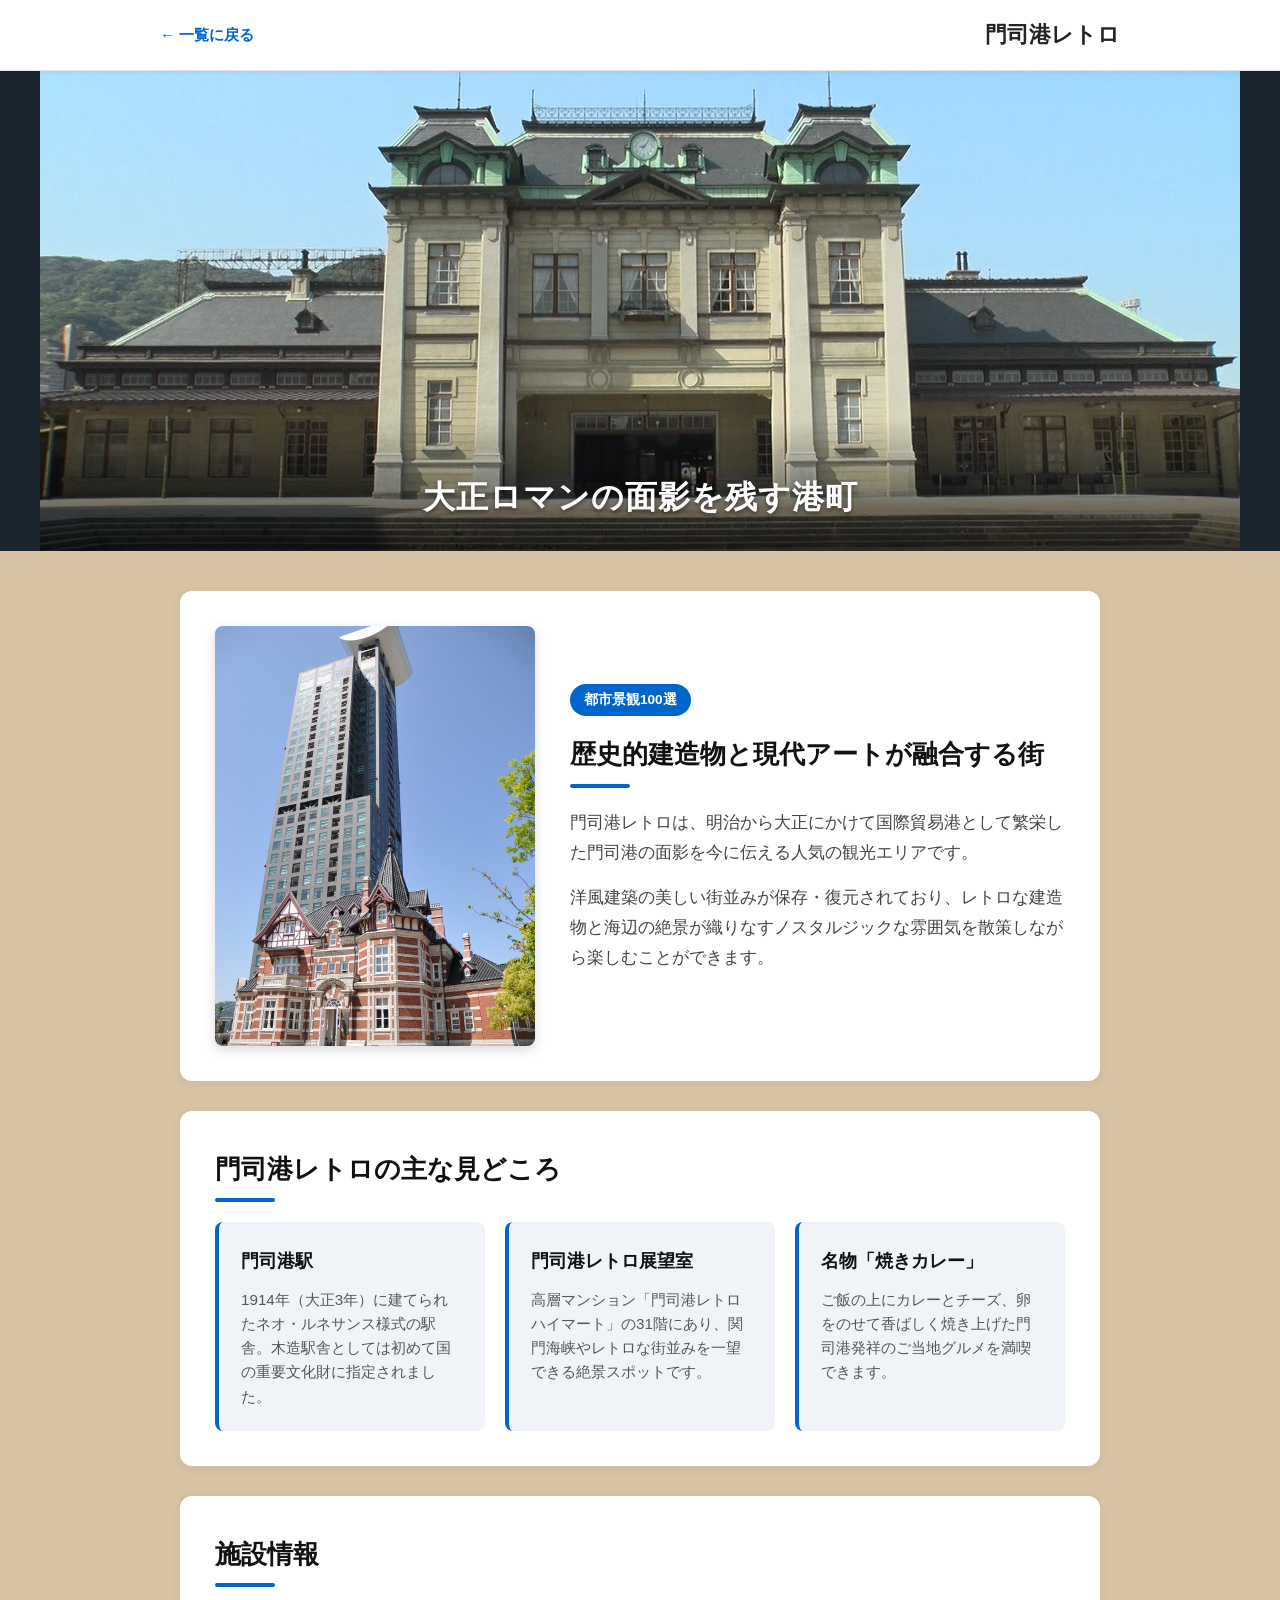
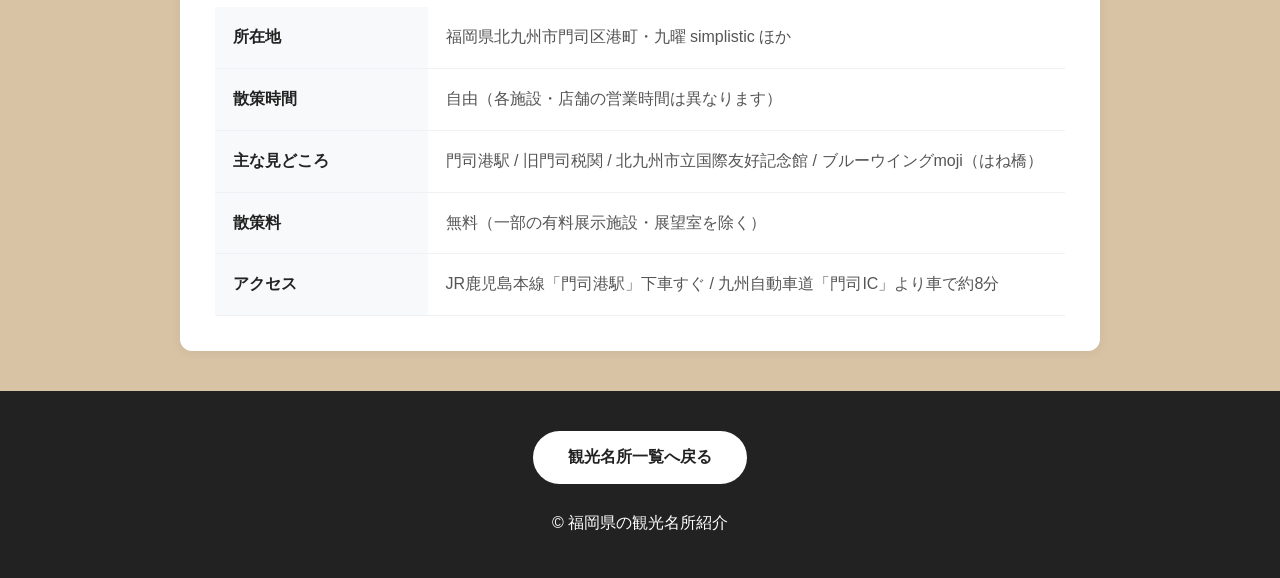
<file: mojiko_retro.html>
<!DOCTYPE html>
<html lang="ja">
<head>
  <meta charset="UTF-8">
  <meta name="viewport" content="width=device-width, initial-scale=1.0">
  <title>門司港レトロの魅力を徹底解説 | 福岡観光ガイド</title>
  <!-- 外部CSSファイルの読み込み -->
  <link rel="stylesheet" href="mojiko_retro.css">
</head>

<body>

  <!-- ナビゲーションヘッダー -->
  <header class="header">
    <div class="header-container">
      <a href="index.html" class="back-link">← 一覧に戻る</a>
      <h1 class="header-title">門司港レトロ</h1>
    </div>
  </header>

  <!-- メインビジュアル：門司港駅舎（mojiko1.jpg） -->
  <section class="hero-section">
    <div class="hero-image-wrapper">
      <img src="images/mojiko_retro1.jpg" alt="大正ロマンの雰囲気が漂う復元された門司港駅舎" class="hero-img">
      <div class="hero-overlay">
        <h2>大正ロマンの面影を残す港町</h2>
      </div>
    </div>
  </section>

  <!-- メインコンテンツ -->
  <main class="main-container">

    <!-- 基本情報＆概要：洋館とレトロハイマート（mojiko2.jpg） -->
    <section class="content-section feature-grid">
      <div class="feature-image">
        <img src="images/mojiko_retro2.jpg" alt="北九州市立国際友好記念館と門司港レトロハイマート">
      </div>
      <div class="feature-text">
        <span class="badge">都市景観100選</span>
        <h2>歴史的建造物と現代アートが融合する街</h2>
        <p>
          門司港レトロは、明治から大正にかけて国際貿易港として繁栄した門司港の面影を今に伝える人気の観光エリアです。
        </p>
        <p>
          洋風建築の美しい街並みが保存・復元されており、レトロな建造物と海辺の絶景が織りなすノスタルジックな雰囲気を散策しながら楽しむことができます。
        </p>
      </div>
    </section>

    <!-- 見どころカード -->
    <section class="content-section">
      <h2>門司港レトロの主な見どころ</h2>
      <div class="cards-grid">
        <div class="card">
          <h3>門司港駅</h3>
          <p>1914年（大正3年）に建てられたネオ・ルネサンス様式の駅舎。木造駅舎としては初めて国の重要文化財に指定されました。</p>
        </div>
        <div class="card">
          <h3>門司港レトロ展望室</h3>
          <p>高層マンション「門司港レトロハイマート」の31階にあり、関門海峡やレトロな街並みを一望できる絶景スポットです。</p>
        </div>
        <div class="card">
          <h3>名物「焼きカレー」</h3>
          <p>ご飯の上にカレーとチーズ、卵をのせて香ばしく焼き上げた門司港発祥のご当地グルメを満喫できます。</p>
        </div>
      </div>
    </section>

    <!-- 施設概要 -->
    <section class="content-section">
      <h2>施設情報</h2>
      <table class="info-table">
        <tr>
          <th>所在地</th>
          <td>福岡県北九州市門司区港町・九曜 simplistic ほか</td>
        </tr>
        <tr>
          <th>散策時間</th>
          <td>自由（各施設・店舗の営業時間は異なります）</td>
        </tr>
        <tr>
          <th>主な見どころ</th>
          <td>門司港駅 / 旧門司税関 / 北九州市立国際友好記念館 / ブルーウイングmoji（はね橋）</td>
        </tr>
        <tr>
          <th>散策料</th>
          <td>無料（一部の有料展示施設・展望室を除く）</td>
        </tr>
        <tr>
          <th>アクセス</th>
          <td>JR鹿児島本線「門司港駅」下車すぐ / 九州自動車道「門司IC」より車で約8分</td>
        </tr>
      </table>
    </section>

  </main>

  <!-- フッター -->
  <footer class="footer">
    <div class="footer-container">
      <a href="index.html" class="btn-back">観光名所一覧へ戻る</a>
      <p class="copyright">&copy; 福岡県の観光名所紹介</p>
    </div>
  </footer>

</body>
</html>
</file>
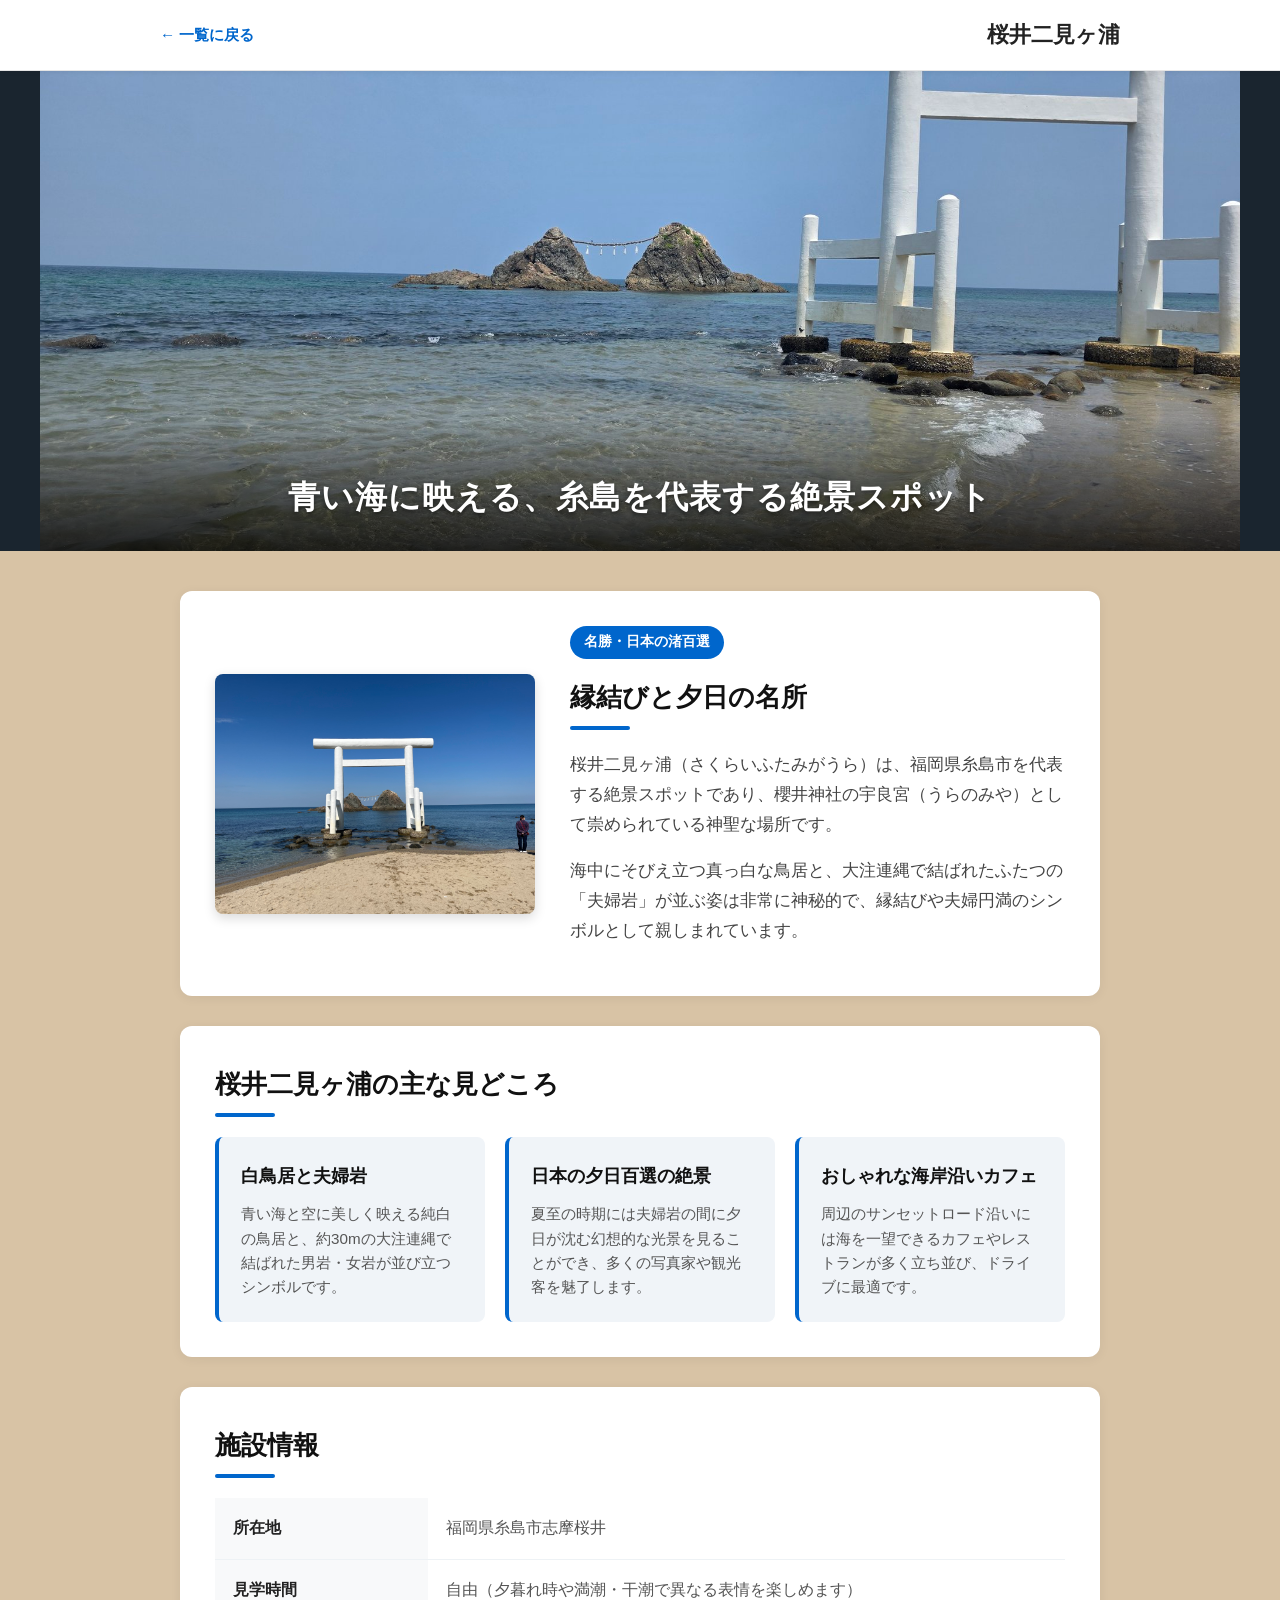
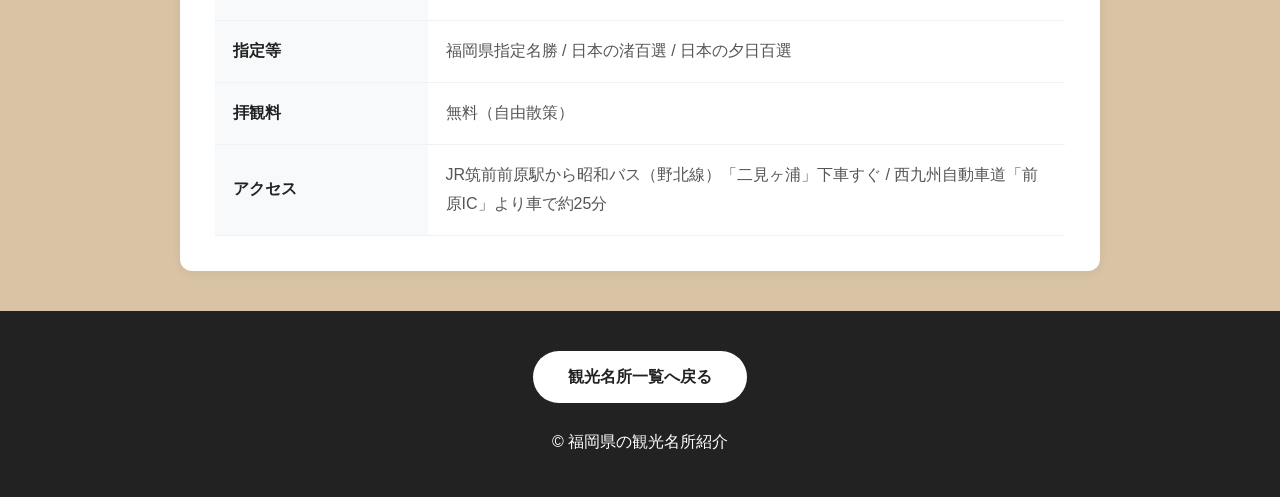
<file: sakurai_futamigaura.html>
<!DOCTYPE html>
<html lang="ja">
<head>
  <meta charset="UTF-8">
  <meta name="viewport" content="width=device-width, initial-scale=1.0">
  <title>桜井二見ヶ浦の魅力を徹底解説 | 福岡観光ガイド</title>
  <!-- 外部CSSファイルの読み込み -->
  <link rel="stylesheet" href="sakurai_futamigaura.css">
</head>

<body>

  <!-- ナビゲーションヘッダー -->
  <header class="header">
    <div class="header-container">
      <a href="index.html" class="back-link">← 一覧に戻る</a>
      <h1 class="header-title">桜井二見ヶ浦</h1>
    </div>
  </header>

  <!-- メインビジュアル：波打ち際と鳥居の景観（futamigaura2.jpg） -->
  <section class="hero-section">
    <div class="hero-image-wrapper">
      <img src="images/sakurai_futamigaura2.jpg" alt="澄み切った海と砂浜に立つ桜井二見ヶ浦の白い鳥居" class="hero-img">
      <div class="hero-overlay">
        <h2>青い海に映える、糸島を代表する絶景スポット</h2>
      </div>
    </div>
  </section>

  <!-- メインコンテンツ -->
  <main class="main-container">

    <!-- 基本情報＆概要：鳥居と夫婦岩（futamigaura1.jpg） -->
    <section class="content-section feature-grid">
      <div class="feature-image">
        <img src="images/sakurai_futamigaura3.jpg" alt="白い鳥居の奥に並ぶ夫婦岩">
      </div>
      <div class="feature-text">
        <span class="badge">名勝・日本の渚百選</span>
        <h2>縁結びと夕日の名所</h2>
        <p>
          桜井二見ヶ浦（さくらいふたみがうら）は、福岡県糸島市を代表する絶景スポットであり、櫻井神社の宇良宮（うらのみや）として崇められている神聖な場所です。
        </p>
        <p>
          海中にそびえ立つ真っ白な鳥居と、大注連縄で結ばれたふたつの「夫婦岩」が並ぶ姿は非常に神秘的で、縁結びや夫婦円満のシンボルとして親しまれています。
        </p>
      </div>
    </section>

    <!-- 見どころカード -->
    <section class="content-section">
      <h2>桜井二見ヶ浦の主な見どころ</h2>
      <div class="cards-grid">
        <div class="card">
          <h3>白鳥居と夫婦岩</h3>
          <p>青い海と空に美しく映える純白の鳥居と、約30mの大注連縄で結ばれた男岩・女岩が並び立つシンボルです。</p>
        </div>
        <div class="card">
          <h3>日本の夕日百選の絶景</h3>
          <p>夏至の時期には夫婦岩の間に夕日が沈む幻想的な光景を見ることができ、多くの写真家や観光客を魅了します。</p>
        </div>
        <div class="card">
          <h3>おしゃれな海岸沿いカフェ</h3>
          <p>周辺のサンセットロード沿いには海を一望できるカフェやレストランが多く立ち並び、ドライブに最適です。</p>
        </div>
      </div>
    </section>

    <!-- 施設概要 -->
    <section class="content-section">
      <h2>施設情報</h2>
      <table class="info-table">
        <tr>
          <th>所在地</th>
          <td>福岡県糸島市志摩桜井</td>
        </tr>
        <tr>
          <th>見学時間</th>
          <td>自由（夕暮れ時や満潮・干潮で異なる表情を楽しめます）</td>
        </tr>
        <tr>
          <th>指定等</th>
          <td>福岡県指定名勝 / 日本の渚百選 / 日本の夕日百選</td>
        </tr>
        <tr>
          <th>拝観料</th>
          <td>無料（自由散策）</td>
        </tr>
        <tr>
          <th>アクセス</th>
          <td>JR筑前前原駅から昭和バス（野北線）「二見ヶ浦」下車すぐ / 西九州自動車道「前原IC」より車で約25分</td>
        </tr>
      </table>
    </section>

  </main>

  <!-- フッター -->
  <footer class="footer">
    <div class="footer-container">
      <a href="index.html" class="btn-back">観光名所一覧へ戻る</a>
      <p class="copyright">&copy; 福岡県の観光名所紹介</p>
    </div>
  </footer>

</body>
</html>
</file>
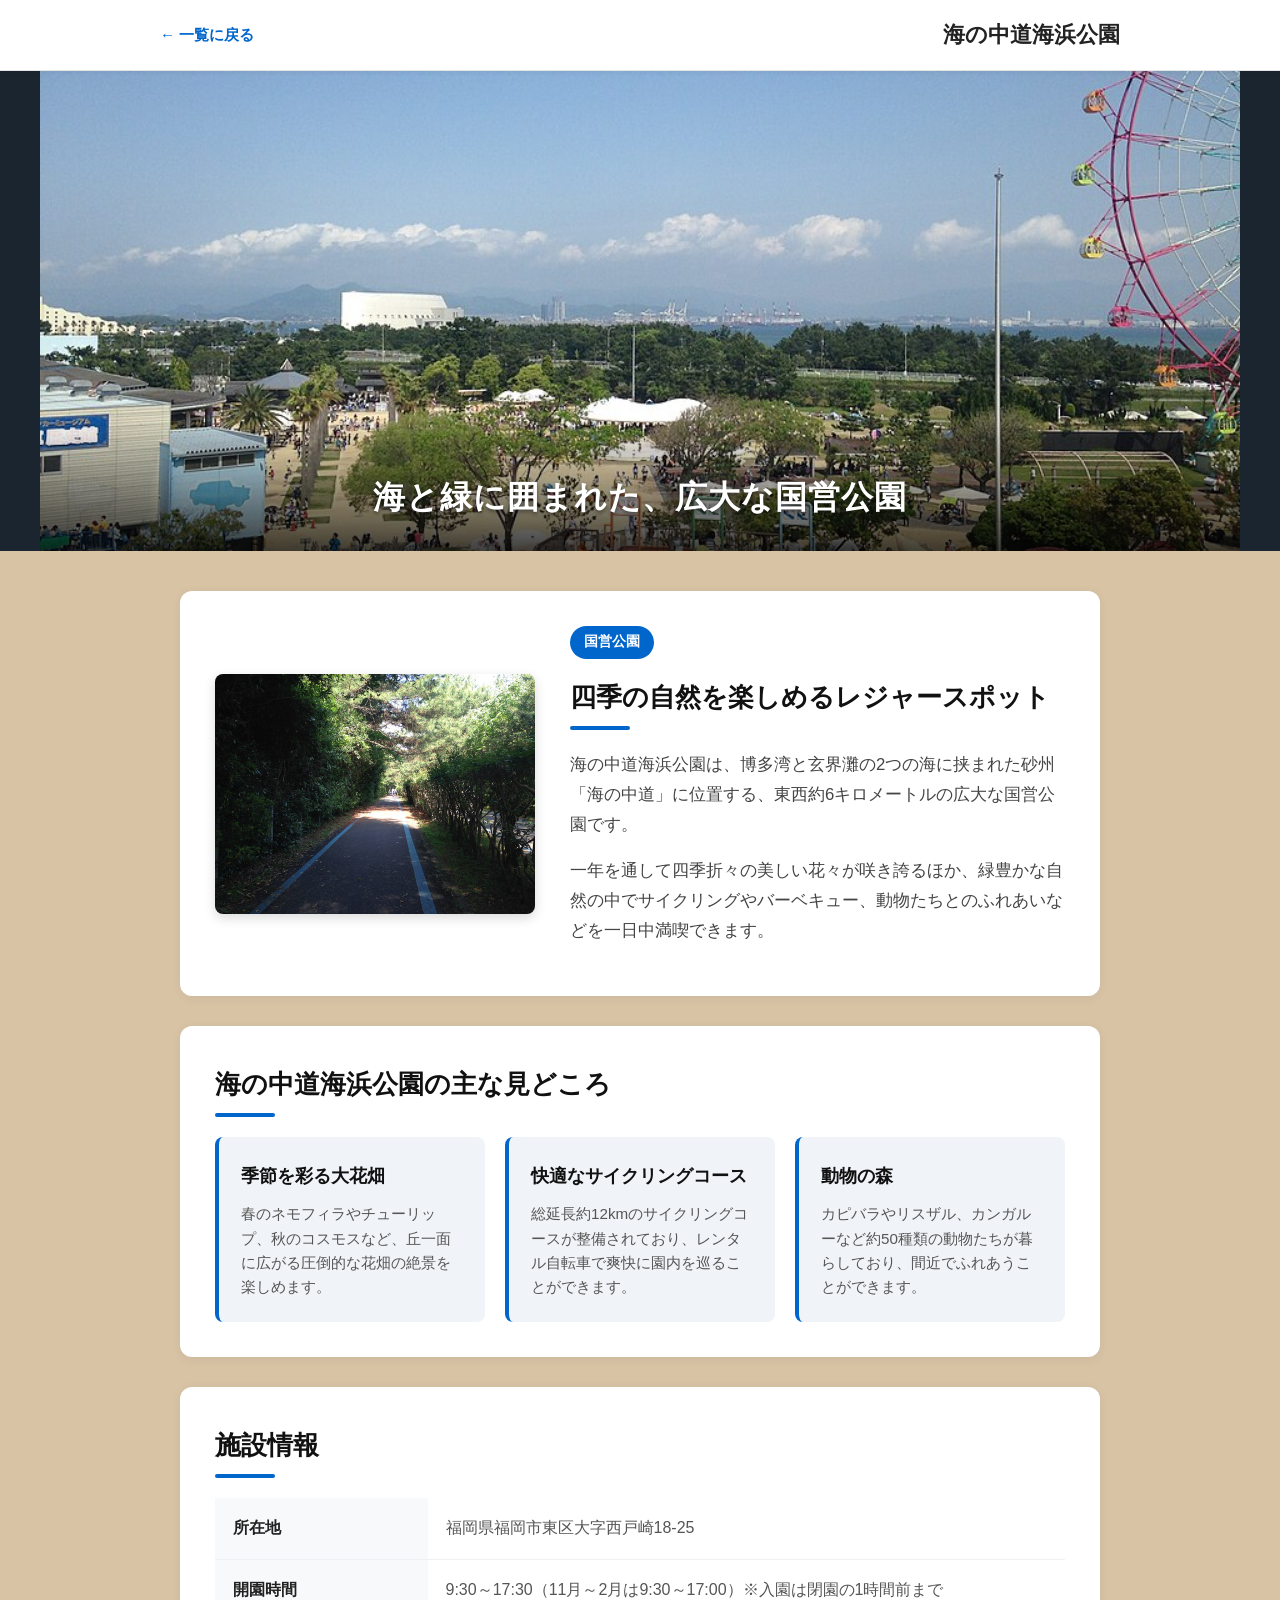
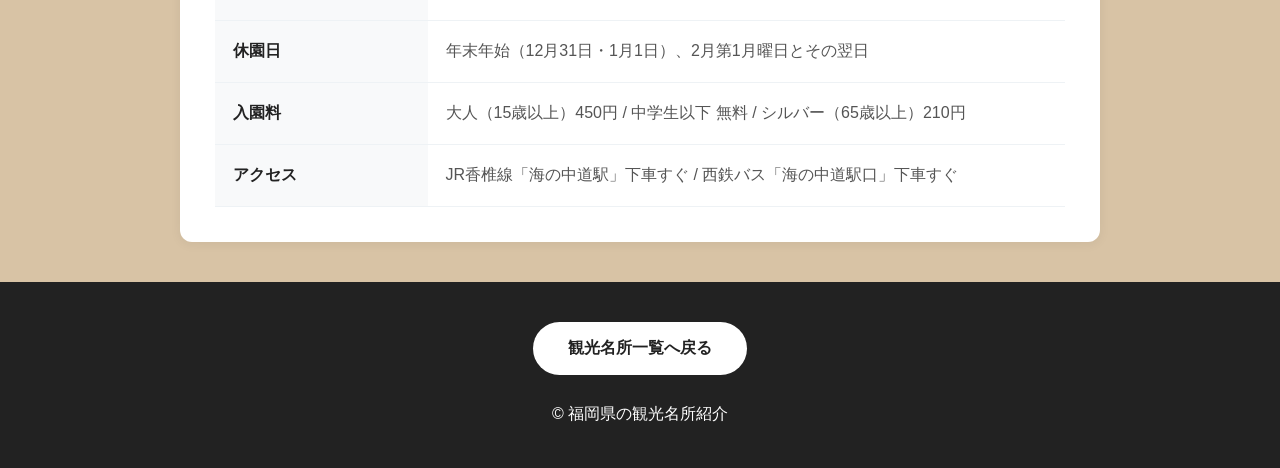
<file: uminonakamichi.html>
<!DOCTYPE html>
<html lang="ja">
<head>
  <meta charset="UTF-8">
  <meta name="viewport" content="width=device-width, initial-scale=1.0">
  <title>海の中道海浜公園の魅力を徹底解説 | 福岡観光ガイド</title>
  <!-- 外部CSSファイルの読み込み -->
  <link rel="stylesheet" href="uminonakamichi.css">
</head>

<body>

  <!-- ナビゲーションヘッダー -->
  <header class="header">
    <div class="header-container">
      <a href="index.html" class="back-link">← 一覧に戻る</a>
      <h1 class="header-title">海の中道海浜公園</h1>
    </div>
  </header>

  <!-- メインビジュアル：広大な花畑の景色（umiminami1.jpg） -->
  <section class="hero-section">
    <div class="hero-image-wrapper">
      <img src="images/uminonakamichi_seaside_park3.JPG" alt="海の中道海浜公園に咲き誇る四季折々の花畑" class="hero-img">
      <div class="hero-overlay">
        <h2>海と緑に囲まれた、広大な国営公園</h2>
      </div>
    </div>
  </section>

  <!-- メインコンテンツ -->
  <main class="main-container">

    <!-- 基本情報＆概要：サイクリングロード（umiminami2.jpg） -->
    <section class="content-section feature-grid">
      <div class="feature-image">
        <img src="images/uminonakamichi_seaside_park2.JPG" alt="緑に囲まれた爽やかなサイクリングロード">
      </div>
      <div class="feature-text">
        <span class="badge">国営公園</span>
        <h2>四季の自然を楽しめるレジャースポット</h2>
        <p>
          海の中道海浜公園は、博多湾と玄界灘の2つの海に挟まれた砂州「海の中道」に位置する、東西約6キロメートルの広大な国営公園です。
        </p>
        <p>
          一年を通して四季折々の美しい花々が咲き誇るほか、緑豊かな自然の中でサイクリングやバーベキュー、動物たちとのふれあいなどを一日中満喫できます。
        </p>
      </div>
    </section>

    <!-- 見どころカード -->
    <section class="content-section">
      <h2>海の中道海浜公園の主な見どころ</h2>
      <div class="cards-grid">
        <div class="card">
          <h3>季節を彩る大花畑</h3>
          <p>春のネモフィラやチューリップ、秋のコスモスなど、丘一面に広がる圧倒的な花畑の絶景を楽しめます。</p>
        </div>
        <div class="card">
          <h3>快適なサイクリングコース</h3>
          <p>総延長約12kmのサイクリングコースが整備されており、レンタル自転車で爽快に園内を巡ることができます。</p>
        </div>
        <div class="card">
          <h3>動物の森</h3>
          <p>カピバラやリスザル、カンガルーなど約50種類の動物たちが暮らしており、間近でふれあうことができます。</p>
        </div>
      </div>
    </section>

    <!-- 施設概要 -->
    <section class="content-section">
      <h2>施設情報</h2>
      <table class="info-table">
        <tr>
          <th>所在地</th>
          <td>福岡県福岡市東区大字西戸崎18-25</td>
        </tr>
        <tr>
          <th>開園時間</th>
          <td>9:30～17:30（11月～2月は9:30～17:00）※入園は閉園の1時間前まで</td>
        </tr>
        <tr>
          <th>休園日</th>
          <td>年末年始（12月31日・1月1日）、2月第1月曜日とその翌日</td>
        </tr>
        <tr>
          <th>入園料</th>
          <td>大人（15歳以上）450円 / 中学生以下 無料 / シルバー（65歳以上）210円</td>
        </tr>
        <tr>
          <th>アクセス</th>
          <td>JR香椎線「海の中道駅」下車すぐ / 西鉄バス「海の中道駅口」下車すぐ</td>
        </tr>
      </table>
    </section>

  </main>

  <!-- フッター -->
  <footer class="footer">
    <div class="footer-container">
      <a href="index.html" class="btn-back">観光名所一覧へ戻る</a>
      <p class="copyright">&copy; 福岡県の観光名所紹介</p>
    </div>
  </footer>

</body>
</html>
</file>
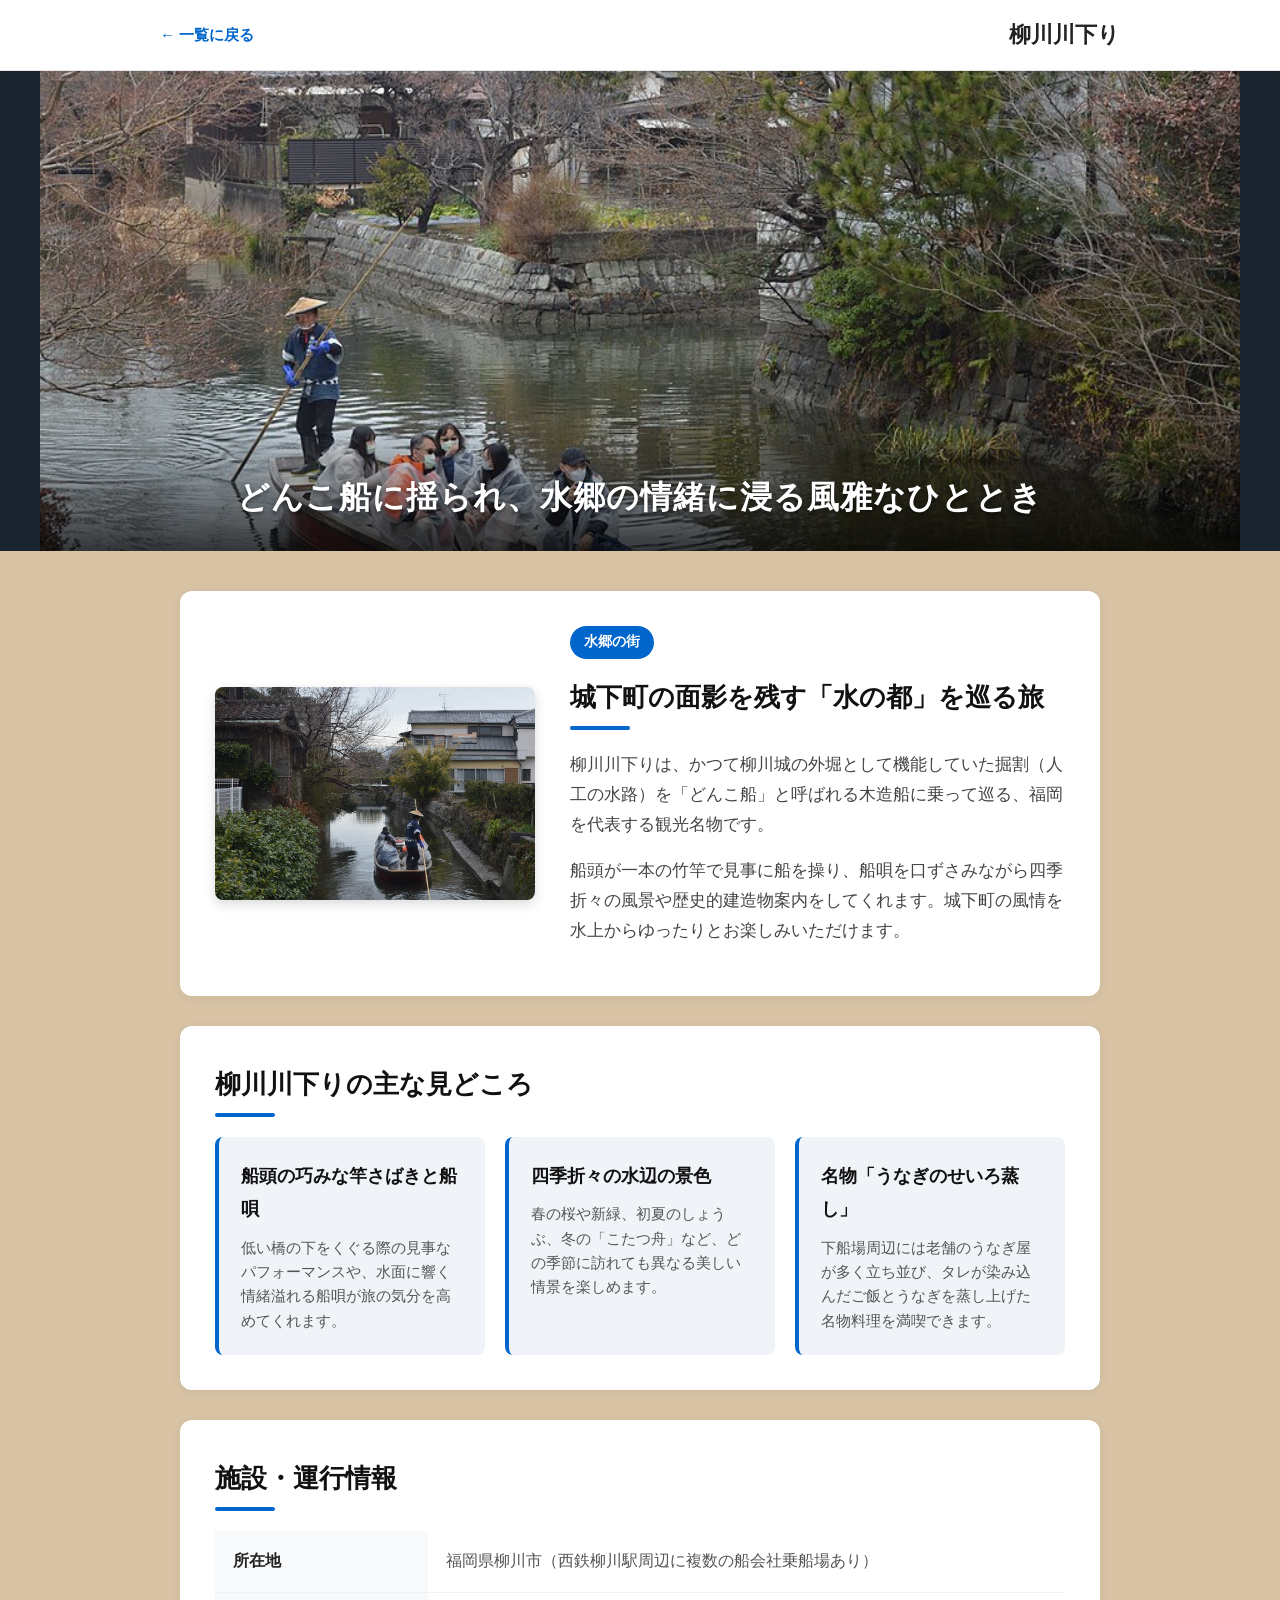
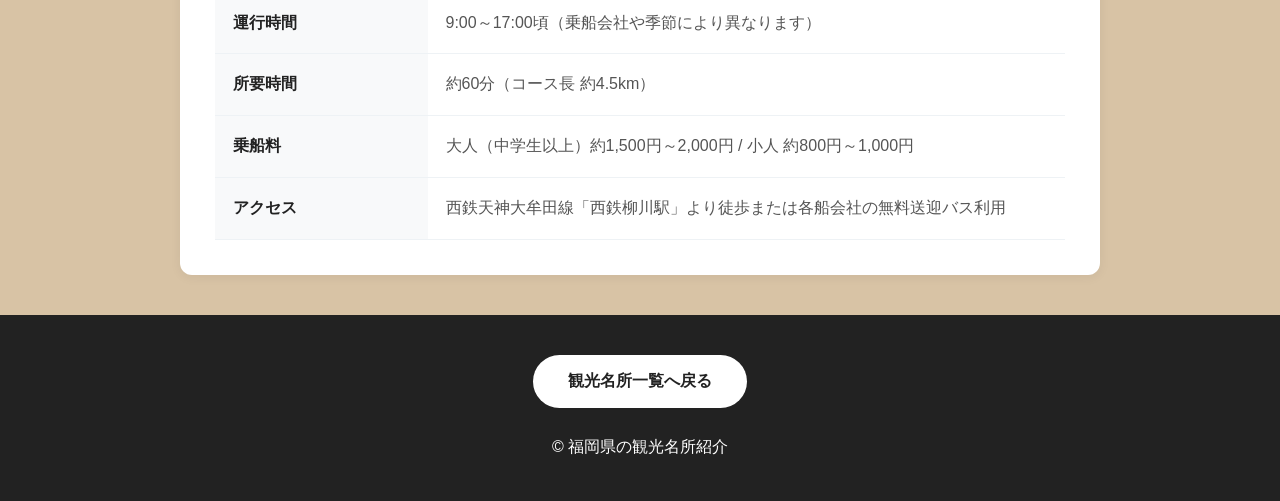
<file: yanagawa_river.html>
<!DOCTYPE html>
<html lang="ja">
<head>
  <meta charset="UTF-8">
  <meta name="viewport" content="width=device-width, initial-scale=1.0">
  <title>柳川川下りの魅力を徹底解説 | 福岡観光ガイド</title>
  <!-- 外部CSSファイルの読み込み -->
  <link rel="stylesheet" href="yanagawa_river.css">
</head>

<body>

  <!-- ナビゲーションヘッダー -->
  <header class="header">
    <div class="header-container">
      <a href="index.html" class="back-link">← 一覧に戻る</a>
      <h1 class="header-title">柳川川下り</h1>
    </div>
  </header>

  <!-- メインビジュアル：水郷をめぐるドンコ船（yanagawa1.jpg） -->
  <section class="hero-section">
    <div class="hero-image-wrapper">
      <img src="images/yanagawa_river_cruise3.jpg" alt="どんこ船に乗ってゆったりと水路を進む柳川川下り" class="hero-img">
      <div class="hero-overlay">
        <h2>どんこ船に揺られ、水郷の情緒に浸る風雅なひととき</h2>
      </div>
    </div>
  </section>

  <!-- メインコンテンツ -->
  <main class="main-container">

    <!-- 基本情報＆概要：船頭の竿さばき（yanagawa2.jpg） -->
    <section class="content-section feature-grid">
      <div class="feature-image">
        <img src="images/yanagawa_river_cruise2.jpg" alt="巧みな竿さばきで狭いお堀を進む船頭">
      </div>
      <div class="feature-text">
        <span class="badge">水郷の街</span>
        <h2>城下町の面影を残す「水の都」を巡る旅</h2>
        <p>
          柳川川下りは、かつて柳川城の外堀として機能していた掘割（人工の水路）を「どんこ船」と呼ばれる木造船に乗って巡る、福岡を代表する観光名物です。
        </p>
        <p>
          船頭が一本の竹竿で見事に船を操り、船唄を口ずさみながら四季折々の風景や歴史的建造物案内をしてくれます。城下町の風情を水上からゆったりとお楽しみいただけます。
        </p>
      </div>
    </section>

    <!-- 見どころカード -->
    <section class="content-section">
      <h2>柳川川下りの主な見どころ</h2>
      <div class="cards-grid">
        <div class="card">
          <h3>船頭の巧みな竿さばきと船唄</h3>
          <p>低い橋の下をくぐる際の見事なパフォーマンスや、水面に響く情緒溢れる船唄が旅の気分を高めてくれます。</p>
        </div>
        <div class="card">
          <h3>四季折々の水辺の景色</h3>
          <p>春の桜や新緑、初夏のしょうぶ、冬の「こたつ舟」など、どの季節に訪れても異なる美しい情景を楽しめます。</p>
        </div>
        <div class="card">
          <h3>名物「うなぎのせいろ蒸し」</h3>
          <p>下船場周辺には老舗のうなぎ屋が多く立ち並び、タレが染み込んだご飯とうなぎを蒸し上げた名物料理を満喫できます。</p>
        </div>
      </div>
    </section>

    <!-- 施設概要 -->
    <section class="content-section">
      <h2>施設・運行情報</h2>
      <table class="info-table">
        <tr>
          <th>所在地</th>
          <td>福岡県柳川市（西鉄柳川駅周辺に複数の船会社乗船場あり）</td>
        </tr>
        <tr>
          <th>運行時間</th>
          <td>9:00～17:00頃（乗船会社や季節により異なります）</td>
        </tr>
        <tr>
          <th>所要時間</th>
          <td>約60分（コース長 約4.5km）</td>
        </tr>
        <tr>
          <th>乗船料</th>
          <td>大人（中学生以上）約1,500円～2,000円 / 小人 約800円～1,000円 </td>
        </tr>
        <tr>
          <th>アクセス</th>
          <td>西鉄天神大牟田線「西鉄柳川駅」より徒歩または各船会社の無料送迎バス利用</td>
        </tr>
      </table>
    </section>

  </main>

  <!-- フッター -->
  <footer class="footer">
    <div class="footer-container">
      <a href="index.html" class="btn-back">観光名所一覧へ戻る</a>
      <p class="copyright">&copy; 福岡県の観光名所紹介</p>
    </div>
  </footer>

</body>
</html>
</file>
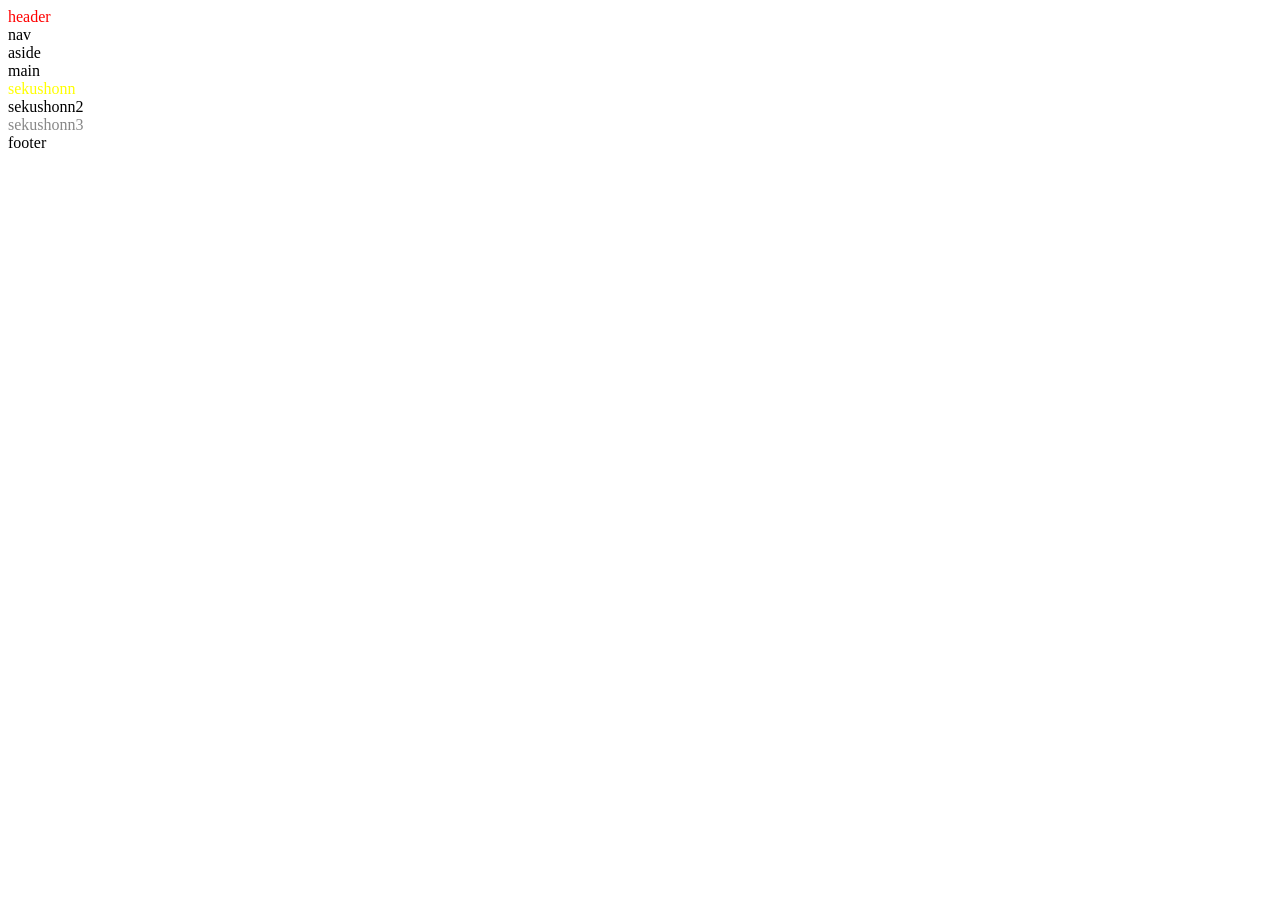
<file: あ.html>
<!DOCTYPE html>
<html lang\="en">
<body>
    <head>
    <meta charset="UTF-8>
    <meta name="viewport" content="width=device-width, initial-scale=1.0">
    <title>Document</title>
    <style>
   header{
    color:red;
   }
   #aaa{color: yellow;}
   .ccc{color: #888;}
    </style>
    <header>header</header>
    <nav>nav</nav>
    <aside>aside</aside>
    <main>main
        <section id ="aaa">sekushonn</section>
        <section id ="bbb">sekushonn2</section>
        <section class ="ccc">sekushonn3</section>
    </main>
    <footer>footer</footer>
</body>
</html>
</file>
<file: style.css>
@charset "UTF-8";

/* リセットCSS・基本設定 */
* {
  box-sizing: border-box;
  margin: 0;
  padding: 0;
}

body {
  font-family: "Helvetica Neue", Arial, "Hiragino Kaku Gothic ProN", "Hiragino Sans", Meiryo, sans-serif;
  color: #333;
  background-color: #D8C3A5;
  line-height: 1.6;
}

.container {
  max-width: 900px;
  margin: 0 auto;
  padding: 0 20px;
}

/* ヘッダー・導入部分（背景画像対応） */
.hero {
  text-align: center;
  padding: 80px 20px; /* 画像が見えるよう上下の余白を大きく設定 */
  
  /* 画像と暗めの透過オーバーレイを重ねて文字の可読性を確保 */
  background-image: linear-gradient(rgba(0, 0, 0, 0.45), rgba(0, 0, 0, 0.45)), url("images/fukuoka.jpg");
  background-size: cover;
  background-position: center;
  background-repeat: no-repeat;
  
  color: #ffffff; /* 文字色を白に変更 */
  margin-bottom: 40px;
  /* ヘッダーの説明文（.description）の調整 */
.description {
  font-size: 1.15rem; /* 文字サイズ（元の1remから大きめに設定） */
  font-weight: 500;   /* 少し太めにして視認性をアップ */
  line-height: 2.0;   /* 行間を広げて読みやすく */
  color: #ffffff;
  text-shadow: 0 1px 3px rgba(0, 0, 0, 0.6);
  margin-top: 15px;   /* サブタイトルとの間の余白 */
}

/* pタグごとの下余白を調整する場合 */
.description p {
  margin-bottom: 6px;
}
}

.main-title {
  font-size: 2.5rem;
  font-weight: bold;
  margin-bottom: 12px;
  color: #ffffff;
  text-shadow: 0 2px 4px rgba(0, 0, 0, 0.5); /* 文字影で読みやすく */
}

.subtitle {
  font-size: 1.3rem;
  font-weight: bold;
  margin-bottom: 24px;
  color: #f0f0f0;
  text-shadow: 0 2px 4px rgba(0, 0, 0, 0.5);
}

.description {
  font-size: 1rem;
  line-height: 1.8;
  color: #ffffff;
  text-shadow: 0 1px 3px rgba(0, 0, 0, 0.6);
}

/* 観光名所リスト（カードデザイン） */
.spot-list {
  display: flex;
  flex-direction: column;
  gap: 20px;
  margin-bottom: 60px;
}

.spot-card {
  display: flex;
  align-items: center;
  background-color: #A65D45; 
  border-radius: 12px;
  padding: 25px 30px;
  box-shadow: 0 4px 6px rgba(0, 0, 0, 0.1);
}

.spot-image {
  flex: 0 0 40%;
  max-width: 320px;
}

.spot-image img {
  width: 100%;
  height: 200px;
  object-fit: cover;
  border-radius: 4px;
  display: block;
}

.spot-info {
  flex: 1;
  display: flex;
  flex-direction: column;
  align-items: center;
  justify-content: center;
  padding-left: 20px;
  text-align: center;
}

.spot-info h2 {
  font-size: 1.8rem;
  font-weight: bold;
  color: #000000;
  margin-bottom: 20px;
}

/* 「詳しく見る」ボタン */
.btn-detail {
  display: inline-block;
  background-color: #ffffff;
  color: #000000;
  font-size: 1.2rem;
  font-weight: bold;
  text-decoration: none;
  padding: 10px 35px;
  border-radius: 50px;
  box-shadow: 0 2px 4px rgba(0, 0, 0, 0.2);
  transition: background-color 0.3s, transform 0.2s;
}

.btn-detail:hover {
  background-color: #f0f0f0;
  transform: translateY(-2px);
}

/* フッター */
footer {
  text-align: center;
  padding: 20px;
  background-color: #333;
  color: #fff;
  font-size: 0.9rem;
}

/* レスポンシブ対応（スマホ向け） */
@media (max-width: 768px) {
  .hero {
    padding: 50px 15px; /* スマホ画面では上下パディングを少し小さく */
  }

  .spot-card {
    flex-direction: column;
    padding: 20px;
  }

  .spot-image {
    width: 100%;
    max-width: 100%;
    margin-bottom: 15px;
  }

  .spot-image img {
    height: 220px;
  }

  .spot-info {
    padding-left: 0;
  }

  .main-title {
    font-size: 1.8rem;
  }

  .subtitle {
    font-size: 1.1rem;
  }
}

/* スムーズスクロールの設定（目次リンクをクリックした時に滑らかに移動） */
html {
  scroll-behavior: smooth;
}

/* 目次セクション */
.toc-container {
  background-color: #ffffff;
  border: 1px solid #e0e0e0;
  border-radius: 8px;
  padding: 25px 30px;
  margin-top: 30px;
  margin-bottom: 40px;
  box-shadow: 0 2px 4px rgba(0, 0, 0, 0.05);
}

.toc-title {
  font-size: 1.3rem;
  font-weight: bold;
  text-align: center;
  margin-bottom: 15px;
  color: #333;
  border-bottom: 2px solid #eee;
  padding-bottom: 8px;
}

.toc-list {
  list-style: none;
  display: grid;
  grid-template-columns: repeat(2, 1fr); /* 2列でスッキリ並べる */
  gap: 12px 20px;
  padding: 0;
}

.toc-list li a {
  color: #333;
  text-decoration: none;
  font-weight: bold;
  font-size: 0.95rem;
  display: block;
  padding: 6px 10px;
  border-radius: 4px;
  transition: background-color 0.2s, color 0.2s;
}

.toc-list li a:hover {
  background-color: #f0f0f0;
  color: #0056b3;
}

/* スマホ対応：目次を1列表示に切り替え */
@media (max-width: 768px) {
  .toc-list {
    grid-template-columns: 1fr;
  }
}
</file>
<file: akizuki_castle.css>
@charset "UTF-8";

/* ==========================================
   基本設定・リセットCSS
   ========================================== */
* {
  box-sizing: border-box;
  margin: 0;
  padding: 0;
}

body {
  font-family: "Helvetica Neue", Arial, "Hiragino Kaku Gothic ProN", "Hiragino Sans", Meiryo, sans-serif;
  color: #333333;
  background-color: #D8C3A5;
  line-height: 1.8;
}

/* ==========================================
   ヘッダー
   ========================================== */
.header {
  background-color: #ffffff;
  border-bottom: 1px solid #e5e5e5;
  position: sticky;
  top: 0;
  z-index: 100;
  box-shadow: 0 2px 4px rgba(0, 0, 0, 0.05);
}

.header-container {
  max-width: 1000px;
  margin: 0 auto;
  padding: 15px 20px;
  display: flex;
  align-items: center;
  justify-content: space-between;
}

.back-link {
  color: #0066cc;
  text-decoration: none;
  font-size: 0.95rem;
  font-weight: bold;
}

.back-link:hover {
  text-decoration: underline;
}

.header-title {
  font-size: 1.4rem;
  color: #222222;
  font-weight: bold;
}

/* ==========================================
   メインビジュアル（横長画像エリア）
   ========================================== */
.hero-section {
  width: 100%;
  background-color: #1a252f;
}

.hero-image-wrapper {
  position: relative;
  max-width: 1200px;
  margin: 0 auto;
  max-height: 480px;
  overflow: hidden;
}

.hero-img {
  width: 100%;
  height: 480px;
  object-fit: cover;
  display: block;
}

.hero-overlay {
  position: absolute;
  bottom: 0;
  left: 0;
  right: 0;
  background: linear-gradient(transparent, rgba(0, 0, 0, 0.75));
  color: #ffffff;
  padding: 50px 20px 25px;
  text-align: center;
}

.hero-overlay h2 {
  font-size: 2rem;
  font-weight: bold;
  letter-spacing: 1px;
  text-shadow: 0 2px 4px rgba(0, 0, 0, 0.5);
}

/* 画像キャプション（出典表記） */
.image-caption {
  font-size: 0.75rem;
  color: #777777;
  text-align: right;
  margin-top: 4px;
}

.hero-section .image-caption {
  color: #aaaaaa;
  padding: 4px 20px;
  max-width: 1200px;
  margin: 0 auto;
}

/* ==========================================
   メインレイアウト
   ========================================== */
.main-container {
  max-width: 960px;
  margin: 40px auto;
  padding: 0 20px;
}

.content-section {
  background: #ffffff;
  border-radius: 12px;
  padding: 35px;
  margin-bottom: 30px;
  box-shadow: 0 2px 12px rgba(0, 0, 0, 0.06);
}

.content-section h2 {
  font-size: 1.6rem;
  color: #111111;
  margin-bottom: 20px;
  position: relative;
  padding-bottom: 10px;
}

.content-section h2::after {
  content: "";
  position: absolute;
  bottom: 0;
  left: 0;
  width: 60px;
  height: 4px;
  background-color: #0066cc;
  border-radius: 2px;
}

/* ==========================================
   画像 ＋ 概要グリッド
   ========================================== */
.feature-grid {
  display: grid;
  grid-template-columns: 320px 1fr;
  gap: 35px;
  align-items: center;
}

.feature-image img {
  width: 100%;
  height: auto;
  max-height: 420px;
  object-fit: cover;
  border-radius: 8px;
  box-shadow: 0 4px 12px rgba(0, 0, 0, 0.15);
  display: block;
}

.feature-text .badge {
  display: inline-block;
  background-color: #0066cc;
  color: #ffffff;
  font-size: 0.85rem;
  font-weight: bold;
  padding: 4px 14px;
  border-radius: 20px;
  margin-bottom: 15px;
}

.feature-text p {
  margin-bottom: 15px;
  color: #444444;
  font-size: 1.05rem;
}

/* ==========================================
   カードエリア
   ========================================== */
.cards-grid {
  display: grid;
  grid-template-columns: repeat(3, 1fr);
  gap: 20px;
  margin-top: 20px;
}

.card {
  background-color: #f0f4f8;
  padding: 22px;
  border-radius: 8px;
  border-left: 4px solid #0066cc;
}

.card h3 {
  font-size: 1.15rem;
  margin-bottom: 10px;
  color: #111111;
}

.card p {
  font-size: 0.95rem;
  color: #555555;
  line-height: 1.6;
}

/* ==========================================
   テーブルデザイン
   ========================================== */
.info-table {
  width: 100%;
  border-collapse: collapse;
  margin-top: 15px;
}

.info-table th,
.info-table td {
  padding: 16px 18px;
  border-bottom: 1px solid #eef2f5;
  text-align: left;
}

.info-table th {
  width: 25%;
  background-color: #f8f9fa;
  color: #222222;
  font-weight: bold;
}

.info-table td {
  color: #555555;
}

/* ==========================================
   フッター
   ========================================== */
.footer {
  background-color: #222222;
  color: #ffffff;
  padding: 40px 20px;
  text-align: center;
}

.btn-back {
  display: inline-block;
  background-color: #ffffff;
  color: #222222;
  padding: 12px 35px;
  border-radius: 30px;
  text-decoration: none;
  font-weight: bold;
  margin-bottom: 25px;
}

/* ==========================================
   レスポンシブ対応（スマホ向け）
   ========================================== */
@media (max-width: 768px) {
  .hero-img {
    height: 280px;
  }

  .hero-overlay h2 {
    font-size: 1.4rem;
  }

  .feature-grid {
    grid-template-columns: 1fr;
  }

  .feature-image {
    max-width: 280px;
    margin: 0 auto;
  }

  .cards-grid {
    grid-template-columns: 1fr;
  }

  .info-table th,
  .info-table td {
    display: block;
    width: 100%;
  }

  .info-table th {
    background-color: transparent;
    padding-bottom: 4px;
    color: #0066cc;
  }

  .info-table td {
    padding-top: 0;
    padding-bottom: 15px;
  }
}
</file>
<file: dazaifu_tenmangu.css>
@charset "UTF-8";

/* ==========================================
   基本設定・リセットCSS
   ========================================== */
* {
  box-sizing: border-box;
  margin: 0;
  padding: 0;
}

body {
  font-family: "Helvetica Neue", Arial, "Hiragino Kaku Gothic ProN", "Hiragino Sans", Meiryo, sans-serif;
  color: #333333;
  background-color: #D8C3A5;
  line-height: 1.8;
}

/* ==========================================
   ヘッダー
   ========================================== */
.header {
  background-color: #ffffff;
  border-bottom: 1px solid #e5e5e5;
  position: sticky;
  top: 0;
  z-index: 100;
  box-shadow: 0 2px 4px rgba(0, 0, 0, 0.05);
}

.header-container {
  max-width: 1000px;
  margin: 0 auto;
  padding: 15px 20px;
  display: flex;
  align-items: center;
  justify-content: space-between;
}

.back-link {
  color: #0066cc;
  text-decoration: none;
  font-size: 0.95rem;
  font-weight: bold;
}

.back-link:hover {
  text-decoration: underline;
}

.header-title {
  font-size: 1.4rem;
  color: #222222;
  font-weight: bold;
}

/* ==========================================
   メインビジュアル（横長画像エリア）
   ========================================== */
.hero-section {
  width: 100%;
  background-color: #1a252f;
}

.hero-image-wrapper {
  position: relative;
  max-width: 1200px;
  margin: 0 auto;
  max-height: 480px;
  overflow: hidden;
}

.hero-img {
  width: 100%;
  height: 480px;
  object-fit: cover;
  display: block;
}

.hero-overlay {
  position: absolute;
  bottom: 0;
  left: 0;
  right: 0;
  background: linear-gradient(transparent, rgba(0, 0, 0, 0.75));
  color: #ffffff;
  padding: 50px 20px 25px;
  text-align: center;
}

.hero-overlay h2 {
  font-size: 2rem;
  font-weight: bold;
  letter-spacing: 1px;
  text-shadow: 0 2px 4px rgba(0, 0, 0, 0.5);
}

/* ==========================================
   メインレイアウト
   ========================================== */
.main-container {
  max-width: 960px;
  margin: 40px auto;
  padding: 0 20px;
}

.content-section {
  background: #ffffff;
  border-radius: 12px;
  padding: 35px;
  margin-bottom: 30px;
  box-shadow: 0 2px 12px rgba(0, 0, 0, 0.06);
}

.content-section h2 {
  font-size: 1.6rem;
  color: #111111;
  margin-bottom: 20px;
  position: relative;
  padding-bottom: 10px;
}

.content-section h2::after {
  content: "";
  position: absolute;
  bottom: 0;
  left: 0;
  width: 60px;
  height: 4px;
  background-color: #0066cc;
  border-radius: 2px;
}

/* ==========================================
   画像 ＋ 概要グリッド
   ========================================== */
.feature-grid {
  display: grid;
  grid-template-columns: 320px 1fr;
  gap: 35px;
  align-items: center;
}

.feature-image img {
  width: 100%;
  height: auto;
  max-height: 420px;
  object-fit: cover;
  border-radius: 8px;
  box-shadow: 0 4px 12px rgba(0, 0, 0, 0.15);
  display: block;
}

.feature-text .badge {
  display: inline-block;
  background-color: #0066cc;
  color: #ffffff;
  font-size: 0.85rem;
  font-weight: bold;
  padding: 4px 14px;
  border-radius: 20px;
  margin-bottom: 15px;
}

.feature-text p {
  margin-bottom: 15px;
  color: #444444;
  font-size: 1.05rem;
}

/* ==========================================
   カードエリア
   ========================================== */
.cards-grid {
  display: grid;
  grid-template-columns: repeat(3, 1fr);
  gap: 20px;
  margin-top: 20px;
}

.card {
  background-color: #f0f4f8;
  padding: 22px;
  border-radius: 8px;
  border-left: 4px solid #0066cc;
}

.card h3 {
  font-size: 1.15rem;
  margin-bottom: 10px;
  color: #111111;
}

.card p {
  font-size: 0.95rem;
  color: #555555;
  line-height: 1.6;
}

/* ==========================================
   テーブルデザイン
   ========================================== */
.info-table {
  width: 100%;
  border-collapse: collapse;
  margin-top: 15px;
}

.info-table th,
.info-table td {
  padding: 16px 18px;
  border-bottom: 1px solid #eef2f5;
  text-align: left;
}

.info-table th {
  width: 25%;
  background-color: #f8f9fa;
  color: #222222;
  font-weight: bold;
}

.info-table td {
  color: #555555;
}

/* ==========================================
   フッター
   ========================================== */
.footer {
  background-color: #222222;
  color: #ffffff;
  padding: 40px 20px;
  text-align: center;
}

.btn-back {
  display: inline-block;
  background-color: #ffffff;
  color: #222222;
  padding: 12px 35px;
  border-radius: 30px;
  text-decoration: none;
  font-weight: bold;
  margin-bottom: 25px;
}

/* ==========================================
   レスポンシブ対応（スマホ向け）
   ========================================== */
@media (max-width: 768px) {
  .hero-img {
    height: 280px;
  }

  .hero-overlay h2 {
    font-size: 1.4rem;
  }

  .feature-grid {
    grid-template-columns: 1fr;
  }

  .feature-image {
    max-width: 280px;
    margin: 0 auto;
  }

  .cards-grid {
    grid-template-columns: 1fr;
  }

  .info-table th,
  .info-table td {
    display: block;
    width: 100%;
  }

  .info-table th {
    background-color: transparent;
    padding-bottom: 4px;
    color: #0066cc;
  }

  .info-table td {
    padding-top: 0;
    padding-bottom: 15px;
  }
}
</file>
<file: kushida-shrine.css>
@charset "UTF-8";

/* ==========================================
   基本設定・リセットCSS
   ========================================== */
* {
  box-sizing: border-box;
  margin: 0;
  padding: 0;
}

body {
  font-family: "Helvetica Neue", Arial, "Hiragino Kaku Gothic ProN", "Hiragino Sans", Meiryo, sans-serif;
  color: #333333;
  background-color: #D8C3A5;
  line-height: 1.8;
}

/* ==========================================
   ヘッダー
   ========================================== */
.header {
  background-color: #ffffff;
  border-bottom: 1px solid #e5e5e5;
  position: sticky;
  top: 0;
  z-index: 100;
  box-shadow: 0 2px 4px rgba(0, 0, 0, 0.05);
}

.header-container {
  max-width: 1000px;
  margin: 0 auto;
  padding: 15px 20px;
  display: flex;
  align-items: center;
  justify-content: space-between;
}

.back-link {
  color: #0066cc;
  text-decoration: none;
  font-size: 0.95rem;
  font-weight: bold;
}

.back-link:hover {
  text-decoration: underline;
}

.header-title {
  font-size: 1.4rem;
  color: #222222;
  font-weight: bold;
}

/* ==========================================
   メインビジュアル（横長画像エリア）
   ========================================== */
.hero-section {
  width: 100%;
  background-color: #1a252f;
}

.hero-image-wrapper {
  position: relative;
  max-width: 1200px;
  margin: 0 auto;
  max-height: 480px;
  overflow: hidden;
}

.hero-img {
  width: 100%;
  height: 480px;
  object-fit: cover;
  display: block;
}

.hero-overlay {
  position: absolute;
  bottom: 0;
  left: 0;
  right: 0;
  background: linear-gradient(transparent, rgba(0, 0, 0, 0.75));
  color: #ffffff;
  padding: 50px 20px 25px;
  text-align: center;
}

.hero-overlay h2 {
  font-size: 2rem;
  font-weight: bold;
  letter-spacing: 1px;
  text-shadow: 0 2px 4px rgba(0, 0, 0, 0.5);
}

/* ==========================================
   メインレイアウト
   ========================================== */
.main-container {
  max-width: 960px;
  margin: 40px auto;
  padding: 0 20px;
}

.content-section {
  background: #ffffff;
  border-radius: 12px;
  padding: 35px;
  margin-bottom: 30px;
  box-shadow: 0 2px 12px rgba(0, 0, 0, 0.06);
}

.content-section h2 {
  font-size: 1.6rem;
  color: #111111;
  margin-bottom: 20px;
  position: relative;
  padding-bottom: 10px;
}

.content-section h2::after {
  content: "";
  position: absolute;
  bottom: 0;
  left: 0;
  width: 60px;
  height: 4px;
  background-color: #0066cc;
  border-radius: 2px;
}

/* ==========================================
   画像 ＋ 概要グリッド
   ========================================== */
.feature-grid {
  display: grid;
  grid-template-columns: 320px 1fr;
  gap: 35px;
  align-items: center;
}

.feature-image img {
  width: 100%;
  height: auto;
  max-height: 420px;
  object-fit: cover;
  border-radius: 8px;
  box-shadow: 0 4px 12px rgba(0, 0, 0, 0.15);
  display: block;
}

.feature-text .badge {
  display: inline-block;
  background-color: #0066cc;
  color: #ffffff;
  font-size: 0.85rem;
  font-weight: bold;
  padding: 4px 14px;
  border-radius: 20px;
  margin-bottom: 15px;
}

.feature-text p {
  margin-bottom: 15px;
  color: #444444;
  font-size: 1.05rem;
}

/* ==========================================
   カードエリア
   ========================================== */
.cards-grid {
  display: grid;
  grid-template-columns: repeat(3, 1fr);
  gap: 20px;
  margin-top: 20px;
}

.card {
  background-color: #f0f4f8;
  padding: 22px;
  border-radius: 8px;
  border-left: 4px solid #0066cc;
}

.card h3 {
  font-size: 1.15rem;
  margin-bottom: 10px;
  color: #111111;
}

.card p {
  font-size: 0.95rem;
  color: #555555;
  line-height: 1.6;
}

/* ==========================================
   テーブルデザイン
   ========================================== */
.info-table {
  width: 100%;
  border-collapse: collapse;
  margin-top: 15px;
}

.info-table th,
.info-table td {
  padding: 16px 18px;
  border-bottom: 1px solid #eef2f5;
  text-align: left;
}

.info-table th {
  width: 25%;
  background-color: #f8f9fa;
  color: #222222;
  font-weight: bold;
}

.info-table td {
  color: #555555;
}

/* ==========================================
   フッター
   ========================================== */
.footer {
  background-color: #222222;
  color: #ffffff;
  padding: 40px 20px;
  text-align: center;
}

.btn-back {
  display: inline-block;
  background-color: #ffffff;
  color: #222222;
  padding: 12px 35px;
  border-radius: 30px;
  text-decoration: none;
  font-weight: bold;
  margin-bottom: 25px;
}

/* ==========================================
   レスポンシブ対応（スマホ向け）
   ========================================== */
@media (max-width: 768px) {
  .hero-img {
    height: 280px;
  }

  .hero-overlay h2 {
    font-size: 1.4rem;
  }

  .feature-grid {
    grid-template-columns: 1fr;
  }

  .feature-image {
    max-width: 280px;
    margin: 0 auto;
  }

  .cards-grid {
    grid-template-columns: 1fr;
  }

  .info-table th,
  .info-table td {
    display: block;
    width: 100%;
  }

  .info-table th {
    background-color: transparent;
    padding-bottom: 4px;
    color: #0066cc;
  }

  .info-table td {
    padding-top: 0;
    padding-bottom: 15px;
  }
}
</file>
<file: mojiko_retro.css>
@charset "UTF-8";

/* ==========================================
   基本設定・リセットCSS
   ========================================== */
* {
  box-sizing: border-box;
  margin: 0;
  padding: 0;
}

body {
  font-family: "Helvetica Neue", Arial, "Hiragino Kaku Gothic ProN", "Hiragino Sans", Meiryo, sans-serif;
  color: #333333;
  background-color: #D8C3A5;
  line-height: 1.8;
}

/* ==========================================
   ヘッダー
   ========================================== */
.header {
  background-color: #ffffff;
  border-bottom: 1px solid #e5e5e5;
  position: sticky;
  top: 0;
  z-index: 100;
  box-shadow: 0 2px 4px rgba(0, 0, 0, 0.05);
}

.header-container {
  max-width: 1000px;
  margin: 0 auto;
  padding: 15px 20px;
  display: flex;
  align-items: center;
  justify-content: space-between;
}

.back-link {
  color: #0066cc;
  text-decoration: none;
  font-size: 0.95rem;
  font-weight: bold;
}

.back-link:hover {
  text-decoration: underline;
}

.header-title {
  font-size: 1.4rem;
  color: #222222;
  font-weight: bold;
}

/* ==========================================
   メインビジュアル（横長画像エリア）
   ========================================== */
.hero-section {
  width: 100%;
  background-color: #1a252f;
}

.hero-image-wrapper {
  position: relative;
  max-width: 1200px;
  margin: 0 auto;
  max-height: 480px;
  overflow: hidden;
}

.hero-img {
  width: 100%;
  height: 480px;
  object-fit: cover;
  display: block;
}

.hero-overlay {
  position: absolute;
  bottom: 0;
  left: 0;
  right: 0;
  background: linear-gradient(transparent, rgba(0, 0, 0, 0.75));
  color: #ffffff;
  padding: 50px 20px 25px;
  text-align: center;
}

.hero-overlay h2 {
  font-size: 2rem;
  font-weight: bold;
  letter-spacing: 1px;
  text-shadow: 0 2px 4px rgba(0, 0, 0, 0.5);
}

/* ==========================================
   メインレイアウト
   ========================================== */
.main-container {
  max-width: 960px;
  margin: 40px auto;
  padding: 0 20px;
}

.content-section {
  background: #ffffff;
  border-radius: 12px;
  padding: 35px;
  margin-bottom: 30px;
  box-shadow: 0 2px 12px rgba(0, 0, 0, 0.06);
}

.content-section h2 {
  font-size: 1.6rem;
  color: #111111;
  margin-bottom: 20px;
  position: relative;
  padding-bottom: 10px;
}

.content-section h2::after {
  content: "";
  position: absolute;
  bottom: 0;
  left: 0;
  width: 60px;
  height: 4px;
  background-color: #0066cc;
  border-radius: 2px;
}

/* ==========================================
   画像 ＋ 概要グリッド
   ========================================== */
.feature-grid {
  display: grid;
  grid-template-columns: 320px 1fr;
  gap: 35px;
  align-items: center;
}

.feature-image img {
  width: 100%;
  height: auto;
  max-height: 420px;
  object-fit: cover;
  border-radius: 8px;
  box-shadow: 0 4px 12px rgba(0, 0, 0, 0.15);
  display: block;
}

.feature-text .badge {
  display: inline-block;
  background-color: #0066cc;
  color: #ffffff;
  font-size: 0.85rem;
  font-weight: bold;
  padding: 4px 14px;
  border-radius: 20px;
  margin-bottom: 15px;
}

.feature-text p {
  margin-bottom: 15px;
  color: #444444;
  font-size: 1.05rem;
}

/* ==========================================
   カードエリア
   ========================================== */
.cards-grid {
  display: grid;
  grid-template-columns: repeat(3, 1fr);
  gap: 20px;
  margin-top: 20px;
}

.card {
  background-color: #f0f4f8;
  padding: 22px;
  border-radius: 8px;
  border-left: 4px solid #0066cc;
}

.card h3 {
  font-size: 1.15rem;
  margin-bottom: 10px;
  color: #111111;
}

.card p {
  font-size: 0.95rem;
  color: #555555;
  line-height: 1.6;
}

/* ==========================================
   テーブルデザイン
   ========================================== */
.info-table {
  width: 100%;
  border-collapse: collapse;
  margin-top: 15px;
}

.info-table th,
.info-table td {
  padding: 16px 18px;
  border-bottom: 1px solid #eef2f5;
  text-align: left;
}

.info-table th {
  width: 25%;
  background-color: #f8f9fa;
  color: #222222;
  font-weight: bold;
}

.info-table td {
  color: #555555;
}

/* ==========================================
   フッター
   ========================================== */
.footer {
  background-color: #222222;
  color: #ffffff;
  padding: 40px 20px;
  text-align: center;
}

.btn-back {
  display: inline-block;
  background-color: #ffffff;
  color: #222222;
  padding: 12px 35px;
  border-radius: 30px;
  text-decoration: none;
  font-weight: bold;
  margin-bottom: 25px;
}

/* ==========================================
   レスポンシブ対応（スマホ向け）
   ========================================== */
@media (max-width: 768px) {
  .hero-img {
    height: 280px;
  }

  .hero-overlay h2 {
    font-size: 1.4rem;
  }

  .feature-grid {
    grid-template-columns: 1fr;
  }

  .feature-image {
    max-width: 280px;
    margin: 0 auto;
  }

  .cards-grid {
    grid-template-columns: 1fr;
  }

  .info-table th,
  .info-table td {
    display: block;
    width: 100%;
  }

  .info-table th {
    background-color: transparent;
    padding-bottom: 4px;
    color: #0066cc;
  }

  .info-table td {
    padding-top: 0;
    padding-bottom: 15px;
  }
}
</file>
<file: sakurai_futamigaura.css>
@charset "UTF-8";

/* ==========================================
   基本設定・リセットCSS
   ========================================== */
* {
  box-sizing: border-box;
  margin: 0;
  padding: 0;
}

body {
  font-family: "Helvetica Neue", Arial, "Hiragino Kaku Gothic ProN", "Hiragino Sans", Meiryo, sans-serif;
  color: #333333;
  background-color: #D8C3A5;
  line-height: 1.8;
}

/* ==========================================
   ヘッダー
   ========================================== */
.header {
  background-color: #ffffff;
  border-bottom: 1px solid #e5e5e5;
  position: sticky;
  top: 0;
  z-index: 100;
  box-shadow: 0 2px 4px rgba(0, 0, 0, 0.05);
}

.header-container {
  max-width: 1000px;
  margin: 0 auto;
  padding: 15px 20px;
  display: flex;
  align-items: center;
  justify-content: space-between;
}

.back-link {
  color: #0066cc;
  text-decoration: none;
  font-size: 0.95rem;
  font-weight: bold;
}

.back-link:hover {
  text-decoration: underline;
}

.header-title {
  font-size: 1.4rem;
  color: #222222;
  font-weight: bold;
}

/* ==========================================
   メインビジュアル（横長画像エリア）
   ========================================== */
.hero-section {
  width: 100%;
  background-color: #1a252f;
}

.hero-image-wrapper {
  position: relative;
  max-width: 1200px;
  margin: 0 auto;
  max-height: 480px;
  overflow: hidden;
}

.hero-img {
  width: 100%;
  height: 480px;
  object-fit: cover;
  display: block;
}

.hero-overlay {
  position: absolute;
  bottom: 0;
  left: 0;
  right: 0;
  background: linear-gradient(transparent, rgba(0, 0, 0, 0.75));
  color: #ffffff;
  padding: 50px 20px 25px;
  text-align: center;
}

.hero-overlay h2 {
  font-size: 2rem;
  font-weight: bold;
  letter-spacing: 1px;
  text-shadow: 0 2px 4px rgba(0, 0, 0, 0.5);
}

/* ==========================================
   メインレイアウト
   ========================================== */
.main-container {
  max-width: 960px;
  margin: 40px auto;
  padding: 0 20px;
}

.content-section {
  background: #ffffff;
  border-radius: 12px;
  padding: 35px;
  margin-bottom: 30px;
  box-shadow: 0 2px 12px rgba(0, 0, 0, 0.06);
}

.content-section h2 {
  font-size: 1.6rem;
  color: #111111;
  margin-bottom: 20px;
  position: relative;
  padding-bottom: 10px;
}

.content-section h2::after {
  content: "";
  position: absolute;
  bottom: 0;
  left: 0;
  width: 60px;
  height: 4px;
  background-color: #0066cc;
  border-radius: 2px;
}

/* ==========================================
   画像 ＋ 概要グリッド
   ========================================== */
.feature-grid {
  display: grid;
  grid-template-columns: 320px 1fr;
  gap: 35px;
  align-items: center;
}

.feature-image img {
  width: 100%;
  height: auto;
  max-height: 420px;
  object-fit: cover;
  border-radius: 8px;
  box-shadow: 0 4px 12px rgba(0, 0, 0, 0.15);
  display: block;
}

.feature-text .badge {
  display: inline-block;
  background-color: #0066cc;
  color: #ffffff;
  font-size: 0.85rem;
  font-weight: bold;
  padding: 4px 14px;
  border-radius: 20px;
  margin-bottom: 15px;
}

.feature-text p {
  margin-bottom: 15px;
  color: #444444;
  font-size: 1.05rem;
}

/* ==========================================
   カードエリア
   ========================================== */
.cards-grid {
  display: grid;
  grid-template-columns: repeat(3, 1fr);
  gap: 20px;
  margin-top: 20px;
}

.card {
  background-color: #f0f4f8;
  padding: 22px;
  border-radius: 8px;
  border-left: 4px solid #0066cc;
}

.card h3 {
  font-size: 1.15rem;
  margin-bottom: 10px;
  color: #111111;
}

.card p {
  font-size: 0.95rem;
  color: #555555;
  line-height: 1.6;
}

/* ==========================================
   テーブルデザイン
   ========================================== */
.info-table {
  width: 100%;
  border-collapse: collapse;
  margin-top: 15px;
}

.info-table th,
.info-table td {
  padding: 16px 18px;
  border-bottom: 1px solid #eef2f5;
  text-align: left;
}

.info-table th {
  width: 25%;
  background-color: #f8f9fa;
  color: #222222;
  font-weight: bold;
}

.info-table td {
  color: #555555;
}

/* ==========================================
   フッター
   ========================================== */
.footer {
  background-color: #222222;
  color: #ffffff;
  padding: 40px 20px;
  text-align: center;
}

.btn-back {
  display: inline-block;
  background-color: #ffffff;
  color: #222222;
  padding: 12px 35px;
  border-radius: 30px;
  text-decoration: none;
  font-weight: bold;
  margin-bottom: 25px;
}

/* ==========================================
   レスポンシブ対応（スマホ向け）
   ========================================== */
@media (max-width: 768px) {
  .hero-img {
    height: 280px;
  }

  .hero-overlay h2 {
    font-size: 1.4rem;
  }

  .feature-grid {
    grid-template-columns: 1fr;
  }

  .feature-image {
    max-width: 280px;
    margin: 0 auto;
  }

  .cards-grid {
    grid-template-columns: 1fr;
  }

  .info-table th,
  .info-table td {
    display: block;
    width: 100%;
  }

  .info-table th {
    background-color: transparent;
    padding-bottom: 4px;
    color: #0066cc;
  }

  .info-table td {
    padding-top: 0;
    padding-bottom: 15px;
  }
}
</file>
<file: uminonakamichi.css>
@charset "UTF-8";

/* ==========================================
   基本設定・リセットCSS
   ========================================== */
* {
  box-sizing: border-box;
  margin: 0;
  padding: 0;
}

body {
  font-family: "Helvetica Neue", Arial, "Hiragino Kaku Gothic ProN", "Hiragino Sans", Meiryo, sans-serif;
  color: #333333;
  background-color: #D8C3A5;
  line-height: 1.8;
}

/* ==========================================
   ヘッダー
   ========================================== */
.header {
  background-color: #ffffff;
  border-bottom: 1px solid #e5e5e5;
  position: sticky;
  top: 0;
  z-index: 100;
  box-shadow: 0 2px 4px rgba(0, 0, 0, 0.05);
}

.header-container {
  max-width: 1000px;
  margin: 0 auto;
  padding: 15px 20px;
  display: flex;
  align-items: center;
  justify-content: space-between;
}

.back-link {
  color: #0066cc;
  text-decoration: none;
  font-size: 0.95rem;
  font-weight: bold;
}

.back-link:hover {
  text-decoration: underline;
}

.header-title {
  font-size: 1.4rem;
  color: #222222;
  font-weight: bold;
}

/* ==========================================
   メインビジュアル（横長画像エリア）
   ========================================== */
.hero-section {
  width: 100%;
  background-color: #1a252f;
}

.hero-image-wrapper {
  position: relative;
  max-width: 1200px;
  margin: 0 auto;
  max-height: 480px;
  overflow: hidden;
}

.hero-img {
  width: 100%;
  height: 480px;
  object-fit: cover;
  display: block;
}

.hero-overlay {
  position: absolute;
  bottom: 0;
  left: 0;
  right: 0;
  background: linear-gradient(transparent, rgba(0, 0, 0, 0.75));
  color: #ffffff;
  padding: 50px 20px 25px;
  text-align: center;
}

.hero-overlay h2 {
  font-size: 2rem;
  font-weight: bold;
  letter-spacing: 1px;
  text-shadow: 0 2px 4px rgba(0, 0, 0, 0.5);
}

/* ==========================================
   メインレイアウト
   ========================================== */
.main-container {
  max-width: 960px;
  margin: 40px auto;
  padding: 0 20px;
}

.content-section {
  background: #ffffff;
  border-radius: 12px;
  padding: 35px;
  margin-bottom: 30px;
  box-shadow: 0 2px 12px rgba(0, 0, 0, 0.06);
}

.content-section h2 {
  font-size: 1.6rem;
  color: #111111;
  margin-bottom: 20px;
  position: relative;
  padding-bottom: 10px;
}

.content-section h2::after {
  content: "";
  position: absolute;
  bottom: 0;
  left: 0;
  width: 60px;
  height: 4px;
  background-color: #0066cc;
  border-radius: 2px;
}

/* ==========================================
   画像 ＋ 概要グリッド
   ========================================== */
.feature-grid {
  display: grid;
  grid-template-columns: 320px 1fr;
  gap: 35px;
  align-items: center;
}

.feature-image img {
  width: 100%;
  height: auto;
  max-height: 420px;
  object-fit: cover;
  border-radius: 8px;
  box-shadow: 0 4px 12px rgba(0, 0, 0, 0.15);
  display: block;
}

.feature-text .badge {
  display: inline-block;
  background-color: #0066cc;
  color: #ffffff;
  font-size: 0.85rem;
  font-weight: bold;
  padding: 4px 14px;
  border-radius: 20px;
  margin-bottom: 15px;
}

.feature-text p {
  margin-bottom: 15px;
  color: #444444;
  font-size: 1.05rem;
}

/* ==========================================
   カードエリア
   ========================================== */
.cards-grid {
  display: grid;
  grid-template-columns: repeat(3, 1fr);
  gap: 20px;
  margin-top: 20px;
}

.card {
  background-color: #f0f4f8;
  padding: 22px;
  border-radius: 8px;
  border-left: 4px solid #0066cc;
}

.card h3 {
  font-size: 1.15rem;
  margin-bottom: 10px;
  color: #111111;
}

.card p {
  font-size: 0.95rem;
  color: #555555;
  line-height: 1.6;
}

/* ==========================================
   テーブルデザイン
   ========================================== */
.info-table {
  width: 100%;
  border-collapse: collapse;
  margin-top: 15px;
}

.info-table th,
.info-table td {
  padding: 16px 18px;
  border-bottom: 1px solid #eef2f5;
  text-align: left;
}

.info-table th {
  width: 25%;
  background-color: #f8f9fa;
  color: #222222;
  font-weight: bold;
}

.info-table td {
  color: #555555;
}

/* ==========================================
   フッター
   ========================================== */
.footer {
  background-color: #222222;
  color: #ffffff;
  padding: 40px 20px;
  text-align: center;
}

.btn-back {
  display: inline-block;
  background-color: #ffffff;
  color: #222222;
  padding: 12px 35px;
  border-radius: 30px;
  text-decoration: none;
  font-weight: bold;
  margin-bottom: 25px;
}

/* ==========================================
   レスポンシブ対応（スマホ向け）
   ========================================== */
@media (max-width: 768px) {
  .hero-img {
    height: 280px;
  }

  .hero-overlay h2 {
    font-size: 1.4rem;
  }

  .feature-grid {
    grid-template-columns: 1fr;
  }

  .feature-image {
    max-width: 280px;
    margin: 0 auto;
  }

  .cards-grid {
    grid-template-columns: 1fr;
  }

  .info-table th,
  .info-table td {
    display: block;
    width: 100%;
  }

  .info-table th {
    background-color: transparent;
    padding-bottom: 4px;
    color: #0066cc;
  }

  .info-table td {
    padding-top: 0;
    padding-bottom: 15px;
  }
}
</file>
<file: yanagawa_river.css>
@charset "UTF-8";

/* ==========================================
   基本設定・リセットCSS
   ========================================== */
* {
  box-sizing: border-box;
  margin: 0;
  padding: 0;
}

body {
  font-family: "Helvetica Neue", Arial, "Hiragino Kaku Gothic ProN", "Hiragino Sans", Meiryo, sans-serif;
  color: #333333;
  background-color: #D8C3A5;
  line-height: 1.8;
}

/* ==========================================
   ヘッダー
   ========================================== */
.header {
  background-color: #ffffff;
  border-bottom: 1px solid #e5e5e5;
  position: sticky;
  top: 0;
  z-index: 100;
  box-shadow: 0 2px 4px rgba(0, 0, 0, 0.05);
}

.header-container {
  max-width: 1000px;
  margin: 0 auto;
  padding: 15px 20px;
  display: flex;
  align-items: center;
  justify-content: space-between;
}

.back-link {
  color: #0066cc;
  text-decoration: none;
  font-size: 0.95rem;
  font-weight: bold;
}

.back-link:hover {
  text-decoration: underline;
}

.header-title {
  font-size: 1.4rem;
  color: #222222;
  font-weight: bold;
}

/* ==========================================
   メインビジュアル（横長画像エリア）
   ========================================== */
.hero-section {
  width: 100%;
  background-color: #1a252f;
}

.hero-image-wrapper {
  position: relative;
  max-width: 1200px;
  margin: 0 auto;
  max-height: 480px;
  overflow: hidden;
}

.hero-img {
  width: 100%;
  height: 480px;
  object-fit: cover;
  display: block;
}

.hero-overlay {
  position: absolute;
  bottom: 0;
  left: 0;
  right: 0;
  background: linear-gradient(transparent, rgba(0, 0, 0, 0.75));
  color: #ffffff;
  padding: 50px 20px 25px;
  text-align: center;
}

.hero-overlay h2 {
  font-size: 2rem;
  font-weight: bold;
  letter-spacing: 1px;
  text-shadow: 0 2px 4px rgba(0, 0, 0, 0.5);
}

/* ==========================================
   メインレイアウト
   ========================================== */
.main-container {
  max-width: 960px;
  margin: 40px auto;
  padding: 0 20px;
}

.content-section {
  background: #ffffff;
  border-radius: 12px;
  padding: 35px;
  margin-bottom: 30px;
  box-shadow: 0 2px 12px rgba(0, 0, 0, 0.06);
}

.content-section h2 {
  font-size: 1.6rem;
  color: #111111;
  margin-bottom: 20px;
  position: relative;
  padding-bottom: 10px;
}

.content-section h2::after {
  content: "";
  position: absolute;
  bottom: 0;
  left: 0;
  width: 60px;
  height: 4px;
  background-color: #0066cc;
  border-radius: 2px;
}

/* ==========================================
   画像 ＋ 概要グリッド
   ========================================== */
.feature-grid {
  display: grid;
  grid-template-columns: 320px 1fr;
  gap: 35px;
  align-items: center;
}

.feature-image img {
  width: 100%;
  height: auto;
  max-height: 420px;
  object-fit: cover;
  border-radius: 8px;
  box-shadow: 0 4px 12px rgba(0, 0, 0, 0.15);
  display: block;
}

.feature-text .badge {
  display: inline-block;
  background-color: #0066cc;
  color: #ffffff;
  font-size: 0.85rem;
  font-weight: bold;
  padding: 4px 14px;
  border-radius: 20px;
  margin-bottom: 15px;
}

.feature-text p {
  margin-bottom: 15px;
  color: #444444;
  font-size: 1.05rem;
}

/* ==========================================
   カードエリア
   ========================================== */
.cards-grid {
  display: grid;
  grid-template-columns: repeat(3, 1fr);
  gap: 20px;
  margin-top: 20px;
}

.card {
  background-color: #f0f4f8;
  padding: 22px;
  border-radius: 8px;
  border-left: 4px solid #0066cc;
}

.card h3 {
  font-size: 1.15rem;
  margin-bottom: 10px;
  color: #111111;
}

.card p {
  font-size: 0.95rem;
  color: #555555;
  line-height: 1.6;
}

/* ==========================================
   テーブルデザイン
   ========================================== */
.info-table {
  width: 100%;
  border-collapse: collapse;
  margin-top: 15px;
}

.info-table th,
.info-table td {
  padding: 16px 18px;
  border-bottom: 1px solid #eef2f5;
  text-align: left;
}

.info-table th {
  width: 25%;
  background-color: #f8f9fa;
  color: #222222;
  font-weight: bold;
}

.info-table td {
  color: #555555;
}

/* ==========================================
   フッター
   ========================================== */
.footer {
  background-color: #222222;
  color: #ffffff;
  padding: 40px 20px;
  text-align: center;
}

.btn-back {
  display: inline-block;
  background-color: #ffffff;
  color: #222222;
  padding: 12px 35px;
  border-radius: 30px;
  text-decoration: none;
  font-weight: bold;
  margin-bottom: 25px;
}

/* ==========================================
   レスポンシブ対応（スマホ向け）
   ========================================== */
@media (max-width: 768px) {
  .hero-img {
    height: 280px;
  }

  .hero-overlay h2 {
    font-size: 1.4rem;
  }

  .feature-grid {
    grid-template-columns: 1fr;
  }

  .feature-image {
    max-width: 280px;
    margin: 0 auto;
  }

  .cards-grid {
    grid-template-columns: 1fr;
  }

  .info-table th,
  .info-table td {
    display: block;
    width: 100%;
  }

  .info-table th {
    background-color: transparent;
    padding-bottom: 4px;
    color: #0066cc;
  }

  .info-table td {
    padding-top: 0;
    padding-bottom: 15px;
  }
}
</file>
